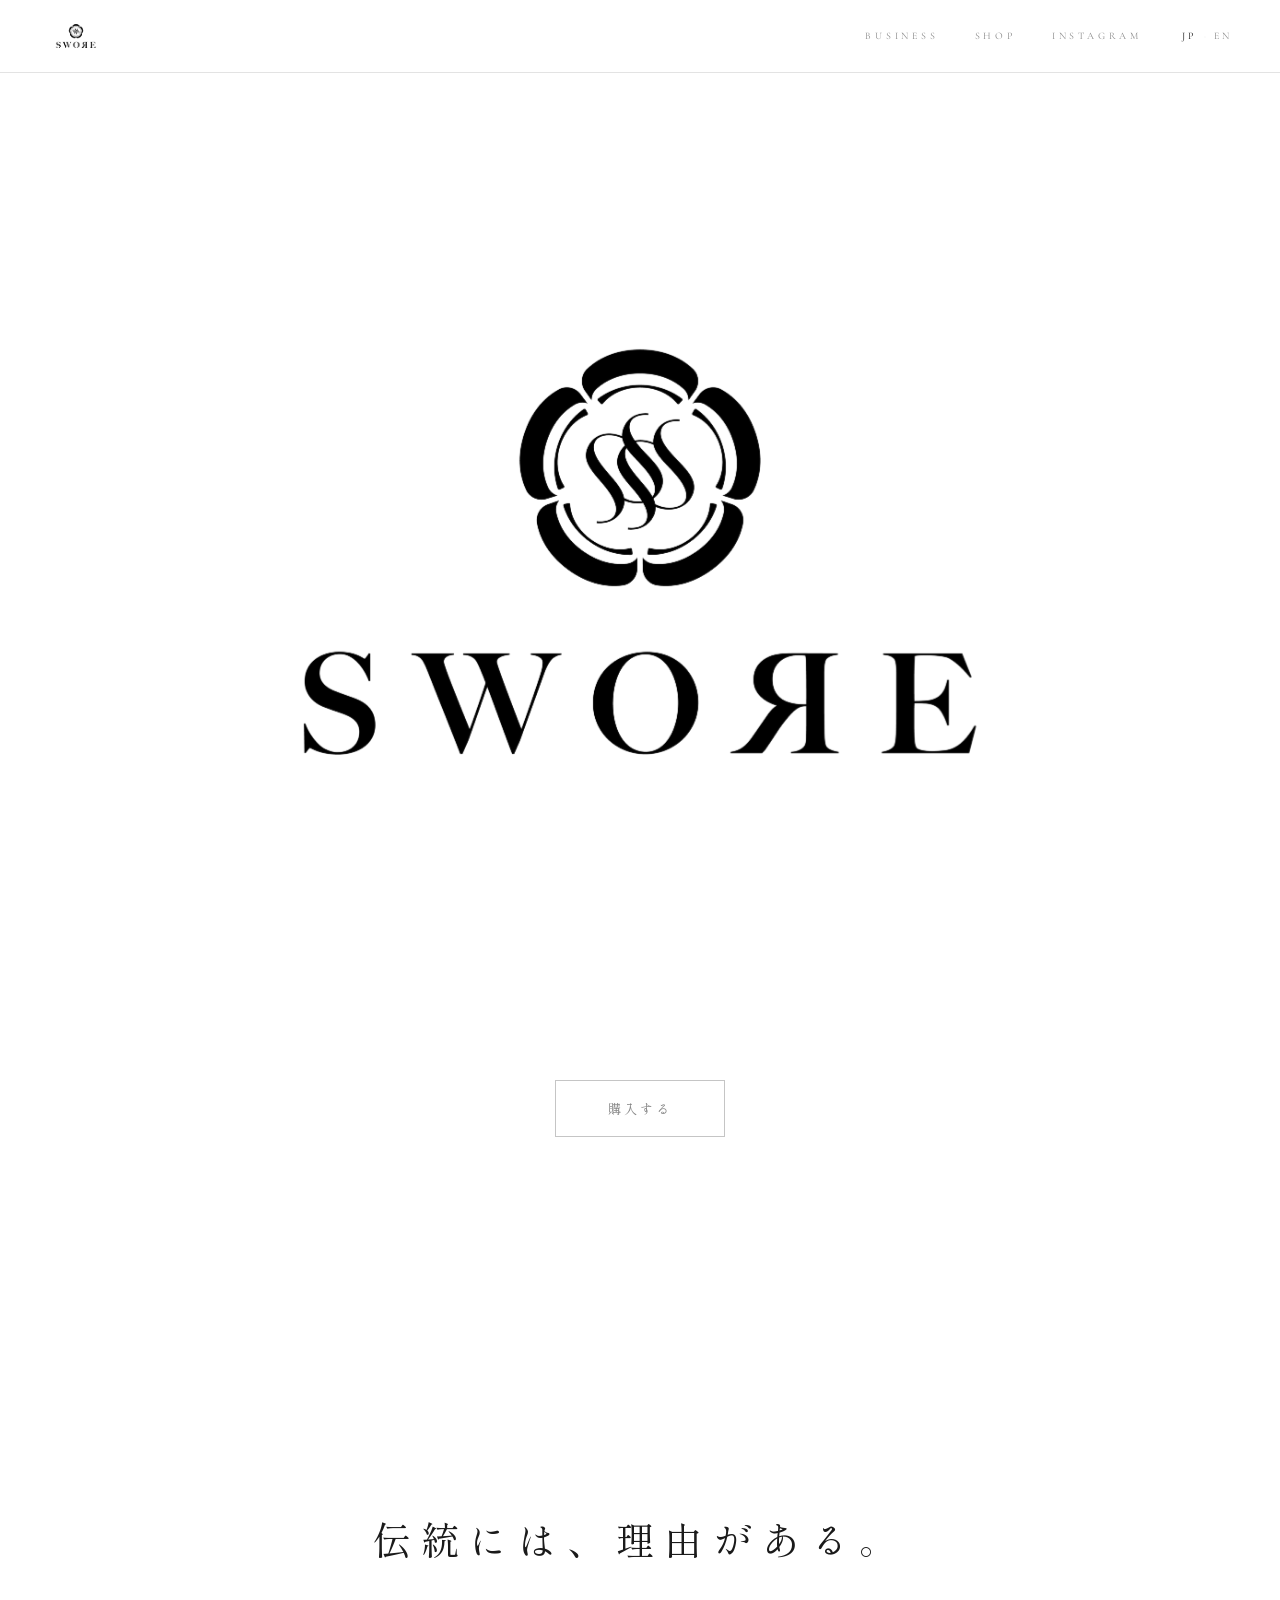
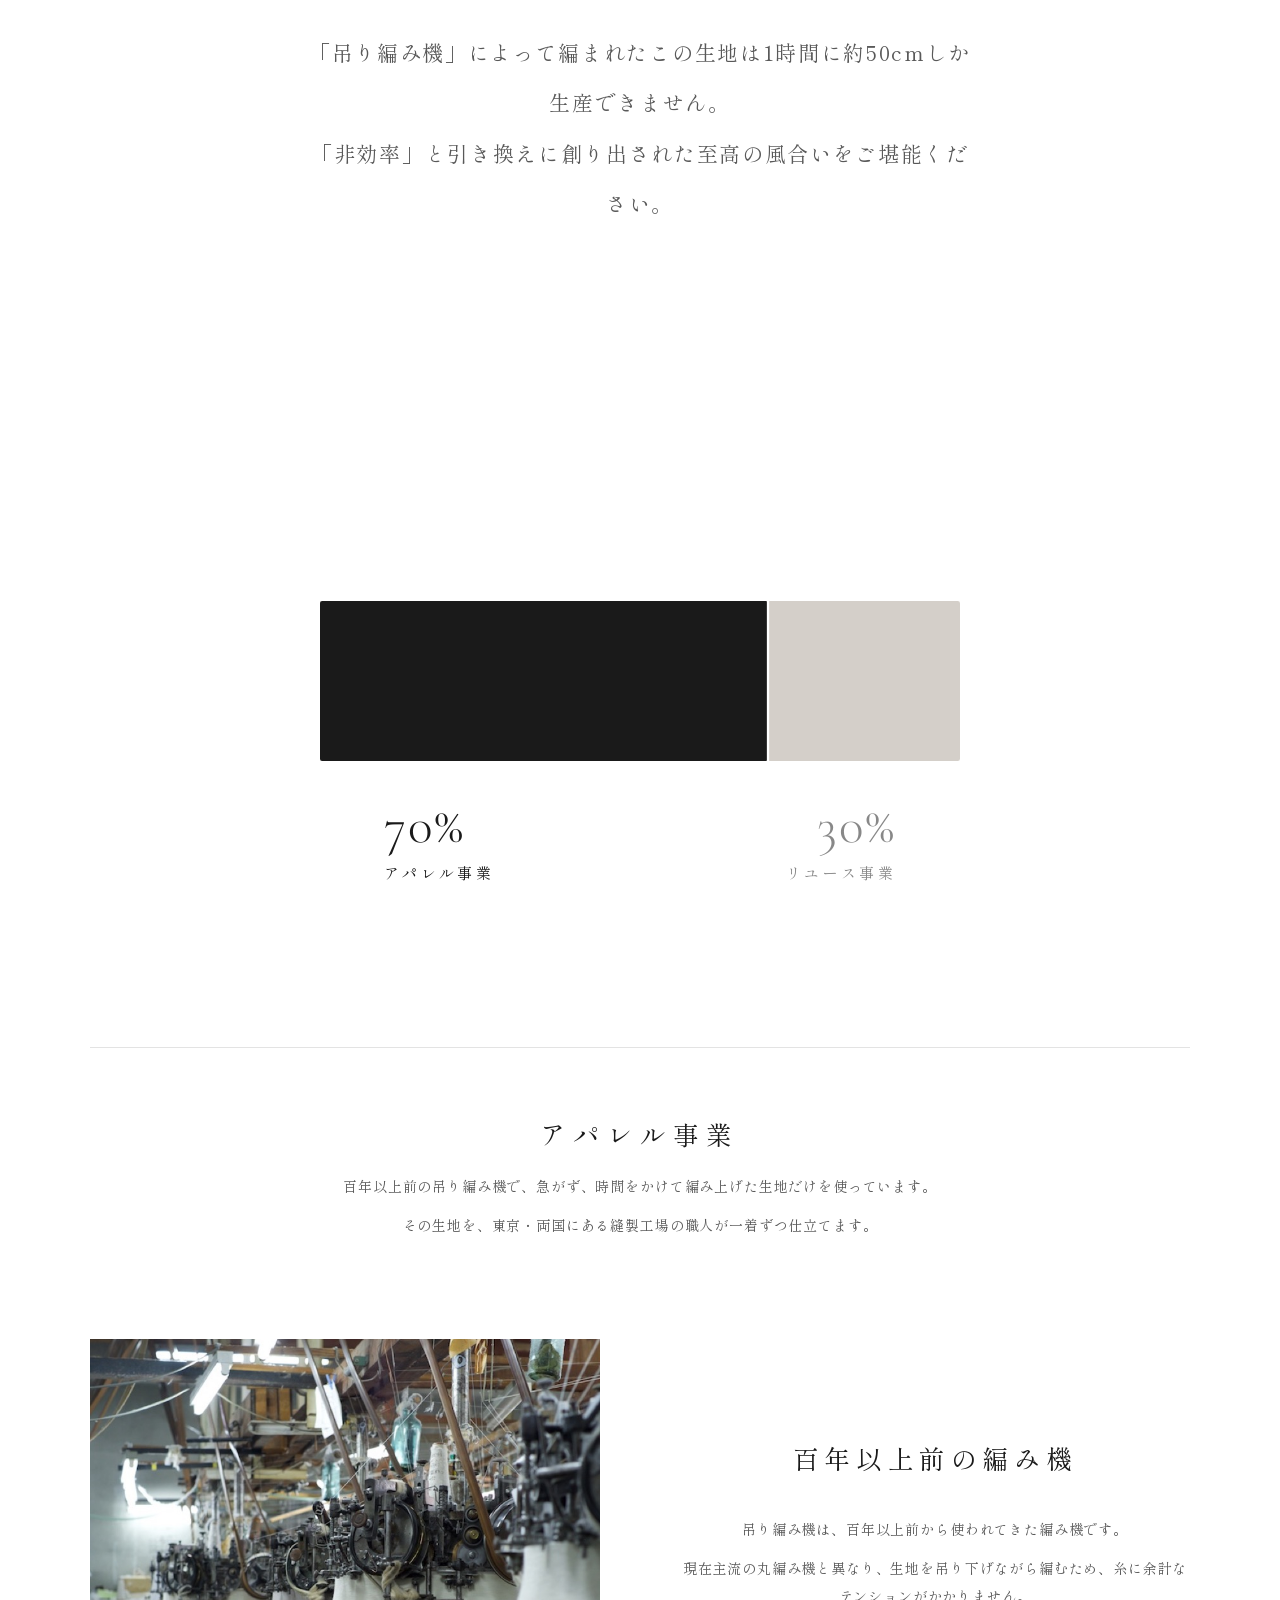
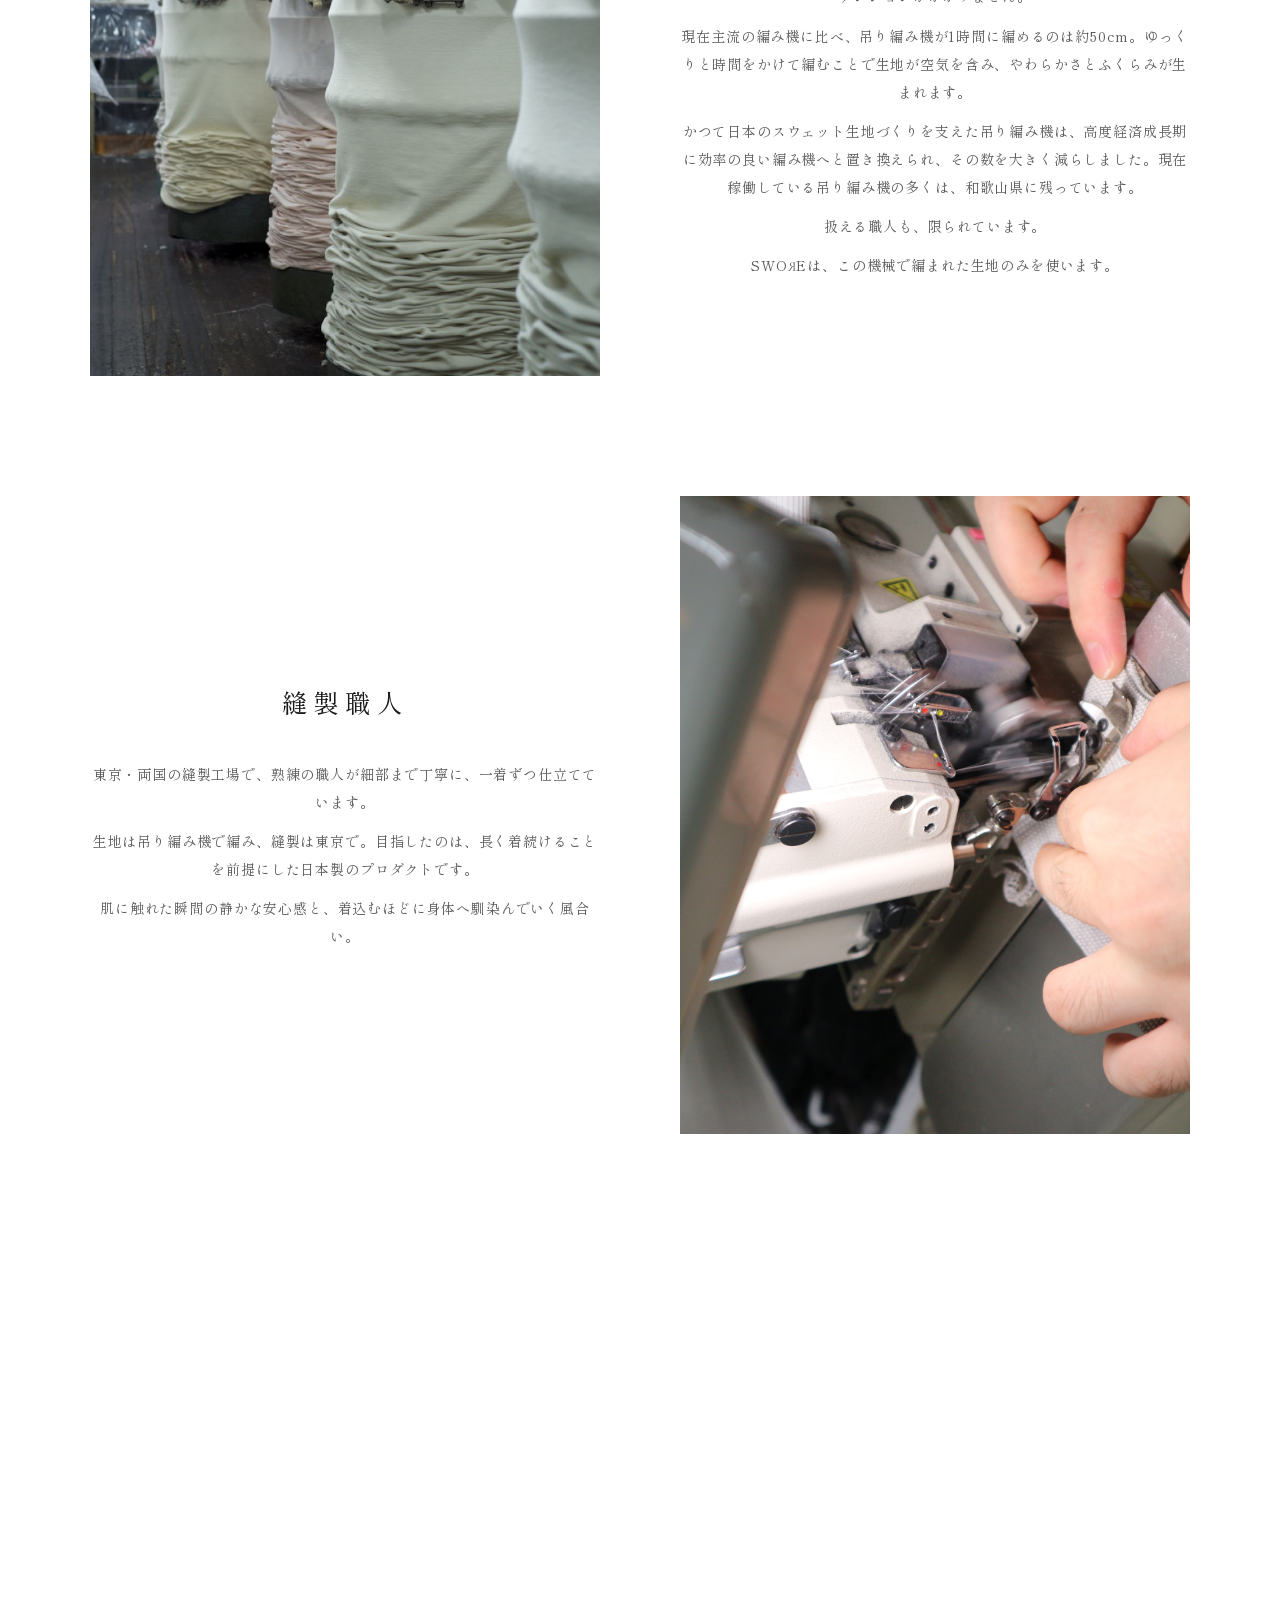
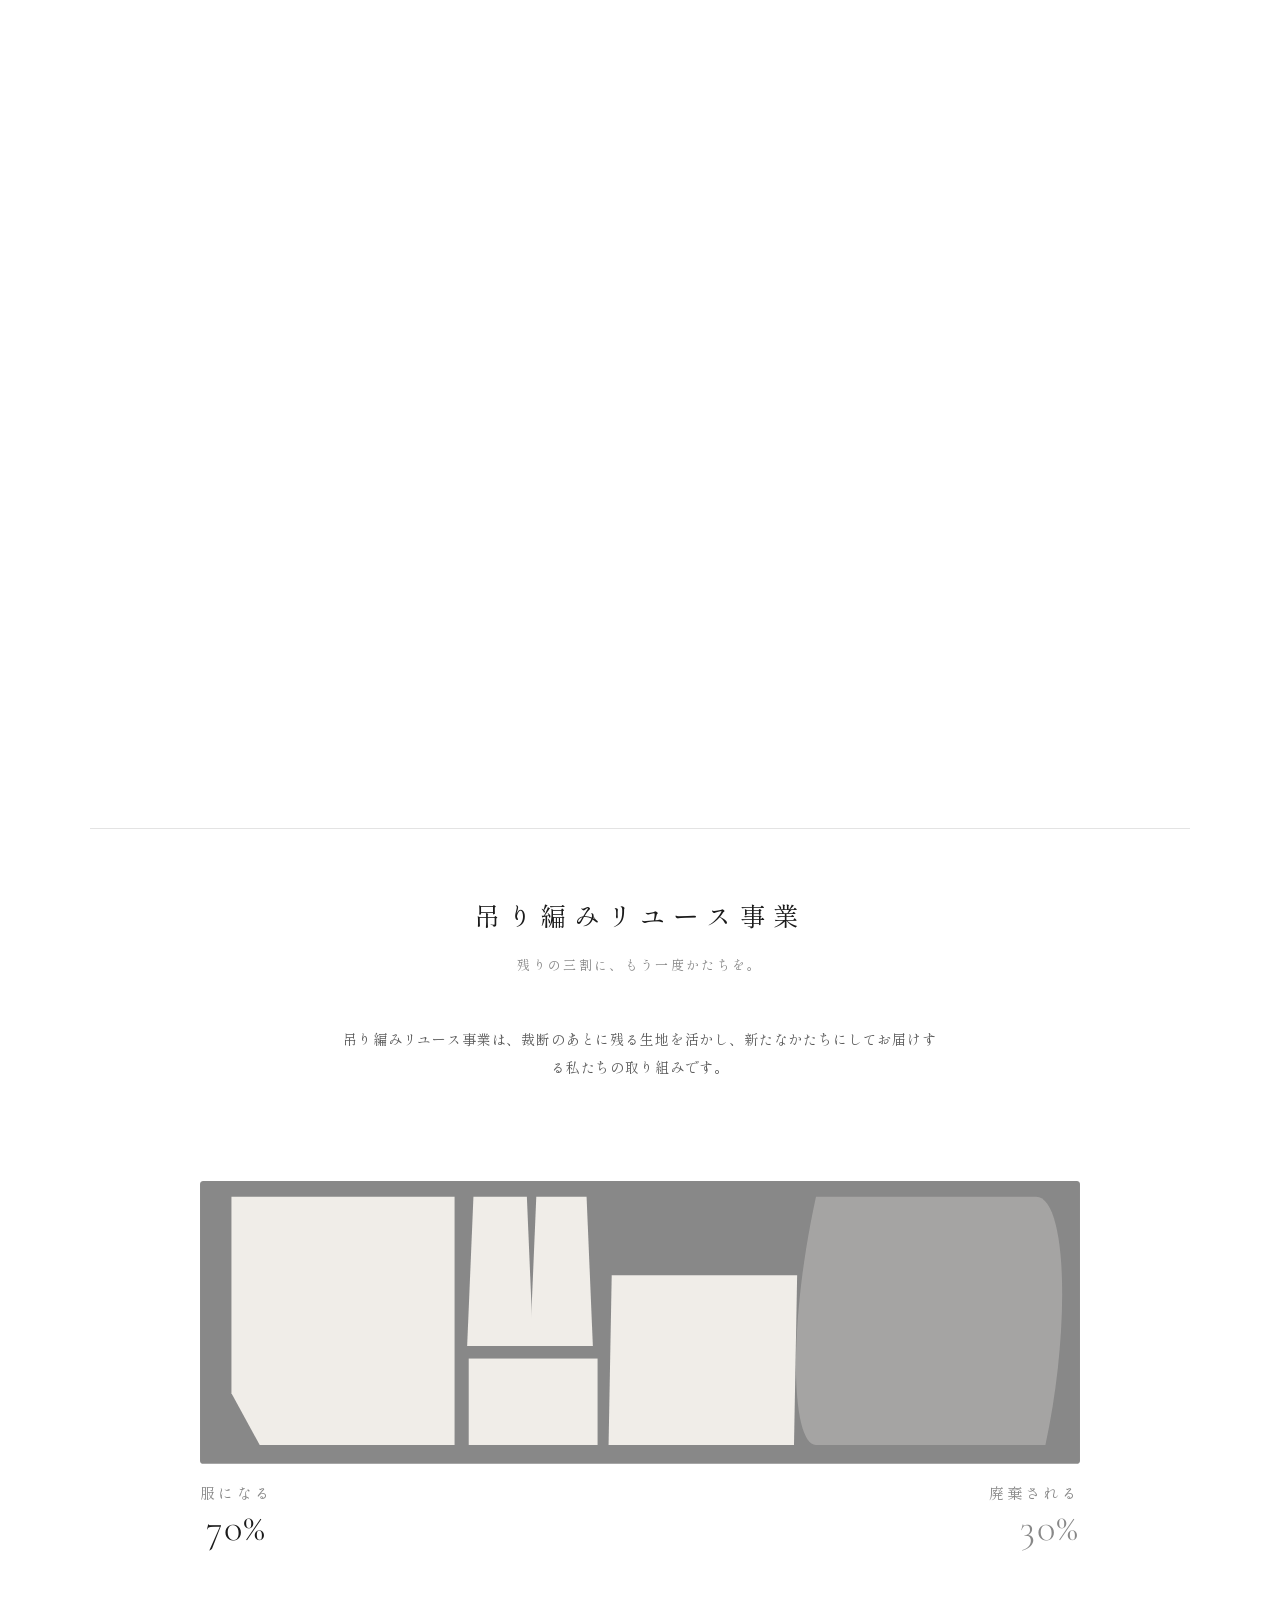
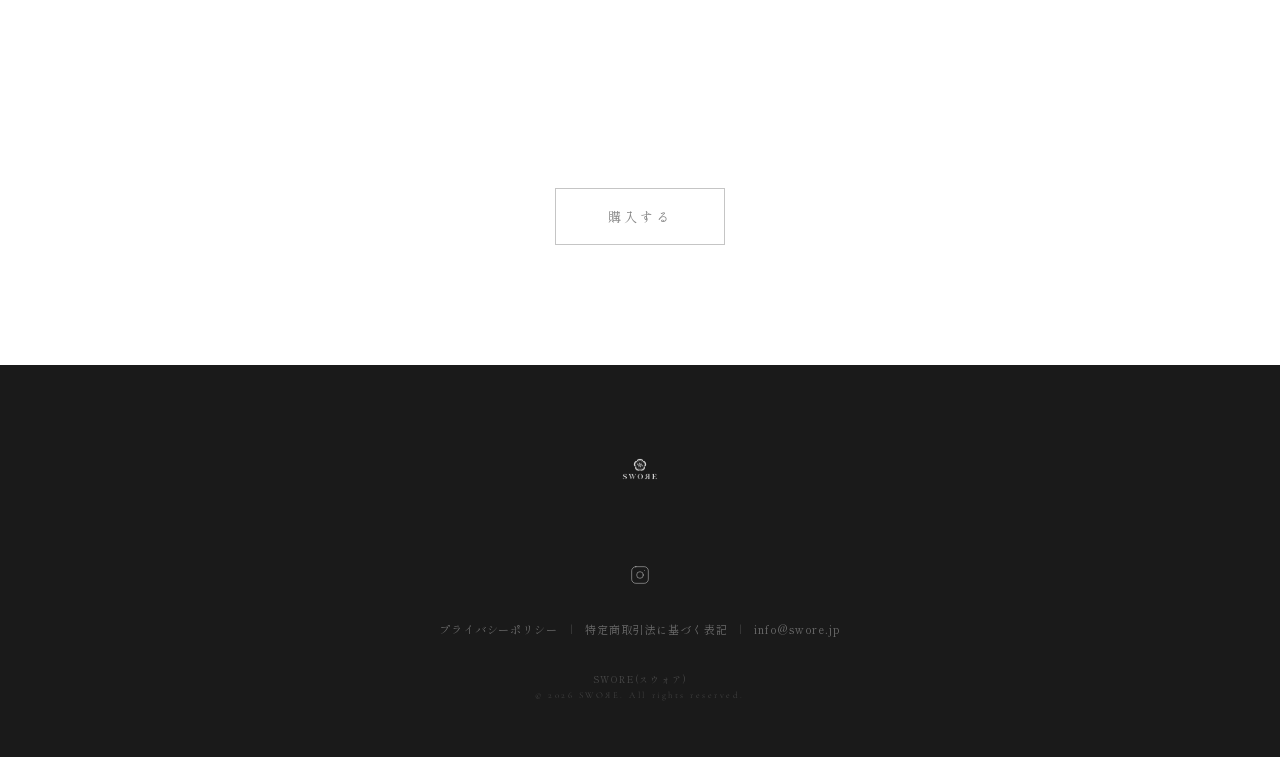
<file: index.html>
<!DOCTYPE html>
<html lang="ja">
<head>
  <meta charset="UTF-8">
  <meta name="viewport" content="width=device-width, initial-scale=1.0">
  <title>SWOЯE(SWORE)— 百年以上前の吊り編み機で編む日本製スウェット</title>
  <meta name="description" content="百年以上前の吊り編み機で、1時間に約50cmだけ編まれる生地を使った日本製スウェット。東京・両国の職人が一着ずつ仕立てています。">

  <!-- Open Graph / OGP -->
  <meta property="og:type" content="website">
  <meta property="og:url" content="https://swore.jp/">
  <meta property="og:title" content="SWOЯE(SWORE)— 百年以上前の吊り編み機で編む日本製スウェット">
  <meta property="og:description" content="百年以上前の吊り編み機で、1時間に約50cmだけ編まれる生地を使った日本製スウェット。東京・両国の職人が一着ずつ仕立てています。">
  <meta property="og:image" content="https://swore.jp/assets/images/og-image.jpg">
  <meta property="og:locale" content="ja_JP">
  <meta property="og:locale:alternate" content="en_US">
  <meta name="twitter:card" content="summary_large_image">
  <meta name="twitter:title" content="SWOЯE(SWORE)— 百年以上前の吊り編み機で編む日本製スウェット">
  <meta name="twitter:description" content="百年以上前の吊り編み機で、1時間に約50cmだけ編まれる生地を使った日本製スウェット。">

  <!-- Fonts -->
  <link rel="preconnect" href="https://fonts.googleapis.com">
  <link rel="preconnect" href="https://fonts.gstatic.com" crossorigin>
  <link href="https://fonts.googleapis.com/css2?family=Cormorant+Garamond:ital,wght@0,300;0,400;1,300&family=Shippori+Mincho:wght@400&display=swap" rel="stylesheet">

  <link rel="icon" type="image/png" sizes="32x32" href="favicon.png">
  <link rel="icon" type="image/png" href="assets/images/favicon.png">
  <link rel="apple-touch-icon" href="assets/images/apple-touch-icon.png">
  <link rel="stylesheet" href="assets/css/style.css?v=27">
</head>
<body>

<!-- ==================== HEADER ==================== -->
<header id="site-header">
  <div class="header-inner">
    <a class="header-logo" href="#top" aria-label="SWOЯE — ページトップへ">
      <img src="assets/images/logo-hero.png" alt="SWOЯE(SWORE)" width="52" height="52">
    </a>
    <nav class="header-nav" id="header-nav" aria-label="メインナビゲーション">
      <a href="#apparel" data-en="BUSINESS">BUSINESS</a>
      <a href="https://sworeofficial.com" target="_blank" rel="noopener noreferrer" data-en="SHOP">SHOP</a>
      <a href="https://www.instagram.com/swore_official" target="_blank" rel="noopener noreferrer" data-en="INSTAGRAM">INSTAGRAM</a>
    </nav>
    <div class="header-right">
      <button class="lang-toggle" id="lang-toggle" type="button" aria-label="言語切替 / Switch Language">
        <span class="lang-opt active" id="opt-ja">JP</span>
        <span class="lang-sep">·</span>
        <span class="lang-opt" id="opt-en">EN</span>
      </button>
      <button class="nav-burger" id="nav-burger" type="button" aria-label="メニューを開く" aria-expanded="false">
        <span></span>
        <span></span>
      </button>
    </div>
  </div>
</header>

<!-- ==================== HERO ==================== -->
<section class="s-hero" id="top">
  <div id="hero-video-bg" aria-hidden="true">
    <video class="bg-video" src="assets/videos/v1.mp4" muted playsinline preload="auto"></video>
    <video class="bg-video" src="assets/videos/v2.mp4" muted playsinline preload="auto"></video>
    <video class="bg-video" src="assets/videos/v3.mp4" muted playsinline preload="auto"></video>
    <video class="bg-video" src="assets/videos/v4.mp4" muted playsinline preload="auto"></video>
    <video class="bg-video" src="assets/videos/v5.mp4" muted playsinline preload="auto"></video>
    <video class="bg-video" src="assets/videos/v6.mp4" muted playsinline preload="auto"></video>
  </div>
  <div class="hero-inner">
    <img class="hero-logo" src="assets/images/logo-hero.png" alt="SWOЯE(SWORE)" width="240" height="240">
    <a class="purchase-btn fade-in"
       href="https://sworeofficial.com"
       target="_blank"
       rel="noopener noreferrer"
       data-en="Purchase">購入する</a>
  </div>
</section>


<!-- ==================== OVERVIEW: INTRO ==================== -->
<div class="overview-intro-section" id="overview">
  <div class="overview-intro fade-in">
    <h2 class="overview-intro-heading" data-en="Tradition has its reasons.">伝統には、理由がある。</h2>
    <p class="overview-intro-body" data-en="Fabric woven on a loopwheel machine produces approximately 50 cm per hour.&lt;br&gt;Please savour the supreme texture born in exchange for inefficiency.">「吊り編み機」によって編まれたこの生地は1時間に約50cmしか生産できません。<br>「非効率」と引き換えに創り出された至高の風合いをご堪能ください。</p>
  </div>
</div>

<!-- ==================== OVERVIEW: BAR ==================== -->
<div class="overview-wrap">
  <div class="biz-tan-wrap fade-in">
    <svg class="biz-tan-svg" viewBox="0 0 560 140" xmlns="http://www.w3.org/2000/svg" aria-hidden="true" focusable="false">
      <rect x="0" y="0" width="560" height="140" fill="#D4CFC9" rx="2"/>
      <rect class="biz-tan-70" x="0" y="0" width="392" height="140" fill="#1A1A1A" rx="2"/>
      <line class="biz-tan-divider" x1="392" y1="0" x2="392" y2="140" stroke="#FFFFFF" stroke-width="2"/>
    </svg>
    <div class="biz-tan-labels">
      <div class="biz-tan-lbl-70">
        <span class="biz-tan-pct">70%</span>
        <span class="biz-tan-name" data-en="Apparel">アパレル事業</span>
      </div>
      <div class="biz-tan-lbl-30">
        <span class="biz-tan-pct biz-tan-pct--faint">30%</span>
        <span class="biz-tan-name biz-tan-name--faint" data-en="Loopwheel Reuse">リユース事業</span>
      </div>
    </div>
  </div>
</div>

<!-- ==================== APPAREL ==================== -->
<section id="apparel">
  <div class="biz-section-divider"></div>
  <h2 class="biz-section-heading fade-in" data-en="Apparel">アパレル事業</h2>

  <div class="biz-section-lead fade-in">
    <div class="phil-body">
      <p data-en="We use only fabric knit slowly, without haste, on looms over a century old.">百年以上前の吊り編み機で、急がず、時間をかけて編み上げた生地だけを使っています。</p>
      <p data-en="Each piece is then sewn, one at a time, by craftspeople at a factory in Ryogoku, Tokyo.">その生地を、東京・両国にある縫製工場の職人が一着ずつ仕立てます。</p>
    </div>
  </div>

  <!-- 吊り編み機 -->
  <div class="phil-block" id="tsuriami">
    <div class="phil-img-wrap fade-in">
      <img src="assets/images/tsuriami.jpg" alt="吊り編み機" width="720" height="900" loading="lazy">
    </div>
    <div class="phil-text">
      <h3 class="phil-heading fade-in" data-en="The Hundred-Year-Old Loom">百年以上前の編み機</h3>
      <div class="phil-body fade-in">
        <p data-en="The tsuriami (loopwheel) knitting machine has been in use for over a hundred years.">吊り編み機は、百年以上前から使われてきた編み機です。</p>
        <p data-en="Unlike modern circular knitting machines, the fabric hangs freely as it is knitted, placing almost no tension on the yarn.">現在主流の丸編み機と異なり、生地を吊り下げながら編むため、糸に余計なテンションがかかりません。</p>
        <p data-en="Compared to modern knitting machines, the loopwheel loom produces only approximately 50 cm per hour. Knitting slowly, with time, the fabric holds air — bringing its softness and fullness to life.">現在主流の編み機に比べ、吊り編み機が1時間に編めるのは約50cm。ゆっくりと時間をかけて編むことで生地が空気を含み、やわらかさとふくらみが生まれます。</p>
        <p data-en="The loopwheel loom once underpinned Japanese sweatshirt fabric production, before being replaced by more efficient machines during Japan&#39;s high-growth era. Most of the loopwheel looms still in operation today remain in Wakayama Prefecture.">かつて日本のスウェット生地づくりを支えた吊り編み機は、高度経済成長期に効率の良い編み機へと置き換えられ、その数を大きく減らしました。現在稼働している吊り編み機の多くは、和歌山県に残っています。</p>
        <p data-en="Fewer still are the craftspeople who know how to run them.">扱える職人も、限られています。</p>
        <p data-en="Every piece of SWOЯE is made from fabric knitted on one of these looms.">SWOЯEは、この機械で編まれた生地のみを使います。</p>
      </div>
    </div>
  </div>

  <!-- 縫製工場 -->
  <div class="phil-block phil-block--rev" id="factory">
    <div class="phil-img-wrap fade-in">
      <img src="assets/images/factory3.jpg" alt="縫製工場" width="720" height="900" loading="lazy">
    </div>
    <div class="phil-text">
      <h3 class="phil-heading fade-in" data-en="Sewing Artisans">縫製職人</h3>
      <div class="phil-body fade-in">
        <p data-en="At a sewing factory in Ryogoku, Tokyo, skilled craftspeople finish each garment by hand, with care for every detail.">東京・両国の縫製工場で、熟練の職人が細部まで丁寧に、一着ずつ仕立てています。</p>
        <p data-en="Fabric knitted on the loopwheel, sewn in Tokyo. The goal: a Japanese-made product built to be worn for years to come.">生地は吊り編み機で編み、縫製は東京で。目指したのは、長く着続けることを前提にした日本製のプロダクトです。</p>
        <p data-en="A quiet sense of reassurance the moment it touches your skin. A texture that gradually conforms to your body the more you wear it.">肌に触れた瞬間の静かな安心感と、着込むほどに身体へ馴染んでいく風合い。</p>
      </div>
    </div>
  </div>

  <!-- SWOЯEについて -->
  <div class="phil-block" id="about">
    <div class="phil-img-wrap fade-in">
      <img src="assets/images/about.jpg" alt="SWOЯE(SWORE)" width="720" height="900" loading="lazy">
    </div>
    <div class="phil-text">
      <h3 class="phil-heading fade-in" data-en="An Unfinished Story">未完の物語</h3>
      <div class="phil-body fade-in">
        <p data-en="When speed is all that&#39;s demanded — when you push yourself to show results before you&#39;re ready — the surface may appear polished, but inside there remains a taut tension, a fragility. Only what is built patiently, without skipping foundations, bearing its own weight through time, will quietly become something that no one can take from you.">速度ばかりを求められ、早く結果を出そうと自らを無理に引き伸ばせば、表層は整っても、その内側には張り詰めた緊張と脆さが残ってしまう。急がず、土台を飛び越えず、自らの重みを受け止めながら時間をかけて積み重ねたものだけが、やがて誰にも奪われない静かな強さへと変わっていくのだと思います。</p>
        <p data-en="Not the warmth that lies beyond efficiency and speed. The richness that lives within inefficiency. Not a garment made to be consumed — but one that stays close to the deepest part of you, for a long time. For that one piece, SWOЯE continues to make things with this honest, unhurried pace.">効率や早さの先にはない、本質的な温もりを。非効率の中にある豊かさを。消費されるための服ではなく、あなたの奥底に永く寄り添い続ける一着のために、SWOЯEはこの誠実な歩みとともにものづくりを続けています。</p>
      </div>
    </div>
  </div>

  <div class="phil-cta fade-in">
    <a class="purchase-btn" href="https://sworeofficial.com" target="_blank" rel="noopener noreferrer" data-en="Purchase">購入する</a>
  </div>
</section>

<!-- ==================== REUSE ==================== -->
<section id="reuse">
  <div class="biz-section-divider"></div>
  <h2 class="biz-section-heading fade-in" data-en="Loopwheel Reuse">吊り編みリユース事業</h2>
  <p class="biz-section-subtitle fade-in" data-en="A second form for the other thirty percent.">残りの三割に、もう一度かたちを。</p>
  <div class="biz-section-lead fade-in">
    <div class="phil-body">
      <p data-en="Loopwheel Reuse is our work of giving the fabric left after cutting a new form, and bringing it to you.">吊り編みリユース事業は、裁断のあとに残る生地を活かし、新たなかたちにしてお届けする私たちの取り組みです。</p>
    </div>
  </div>



  <!-- 生地SVG（リード文と残りの三割テキストの間） -->
  <div class="leftover-visual fade-in" style="max-width:880px;margin:80px auto 0">
    <svg class="leftover-svg" viewBox="0 0 560 180" xmlns="http://www.w3.org/2000/svg" aria-hidden="true">
      <rect x="0" y="0" width="560" height="180" fill="#888888" rx="2"/>
      <polygon class="lo-garment" style="--lo-delay:0.2s" points="20,10 162,10 162,168 38,168 20,135" fill="#F0EDE8"/>
      <polygon class="lo-garment" style="--lo-delay:0.5s" points="174,10 208,10 212,105 170,105" fill="#F0EDE8"/>
      <polygon class="lo-garment" style="--lo-delay:0.65s" points="214,10 246,10 250,105 210,105" fill="#F0EDE8"/>
      <rect class="lo-garment" style="--lo-delay:0.8s" x="171" y="113" width="82" height="55" fill="#F0EDE8"/>
      <polygon class="lo-garment" style="--lo-delay:0.95s" points="262,60 380,60 378,168 260,168" fill="#F0EDE8"/>
      <path class="lo-waste" d="M392,10 L532,10 C552,10 554,94 538,168 L392,168 C376,168 374,92 392,10 Z" fill="#F0EDE8"/>
    </svg>
    <div class="leftover-labels">
      <span class="leftover-lbl-70">
        <small class="leftover-lbl-text" data-en="Becomes clothing">服になる</small>
        <span class="leftover-pct">70%</span>
      </span>
      <span class="leftover-lbl-30">
        <small class="leftover-lbl-text" data-en="Discarded">廃棄される</small>
        <span class="leftover-pct leftover-pct--faint">30%</span>
      </span>
    </div>
  </div>

</section>

<!-- ==================== PAGE CTA ==================== -->
<!-- TODO: リユース製品情報が確定したら、ここに「残りの三割から生まれたもの」小見出しと製品紹介ブロックを追加し、
     ボタンをリユース製品購入先URLに変更してラベルを「リユース製品を見る」に更新してください。 -->
<div class="page-cta fade-in">
  <a class="purchase-btn" href="https://sworeofficial.com" target="_blank" rel="noopener noreferrer" data-en="Purchase">購入する</a>
</div>

<!-- ==================== FOOTER ==================== -->
<footer id="site-footer">
  <div class="footer-inner">
    <a href="#top" class="footer-logo-link" aria-label="SWOЯE — トップへ">
      <img src="assets/images/logo-hero.png" alt="SWOЯE(SWORE)" width="56" height="56" loading="lazy">
    </a>
    <nav class="footer-nav" aria-label="フッターナビゲーション">
    </nav>
    <div class="footer-social">
      <a href="https://www.instagram.com/swore_official" target="_blank" rel="noopener noreferrer" aria-label="Instagram">
        <svg class="icon-instagram" xmlns="http://www.w3.org/2000/svg" viewBox="0 0 24 24" fill="none" stroke="currentColor" stroke-width="1.2" stroke-linecap="round" stroke-linejoin="round" width="20" height="20" aria-hidden="true">
          <rect x="2" y="2" width="20" height="20" rx="5" ry="5"/>
          <circle cx="12" cy="12" r="4"/>
          <circle cx="17.5" cy="6.5" r="0.6" fill="currentColor" stroke="none"/>
        </svg>
      </a>
    </div>
    <div class="footer-legal">
      <a href="privacy.html" data-en="Privacy Policy">プライバシーポリシー</a>
      <span class="footer-sep">|</span>
      <a href="tokushoho.html" data-en="Specified Commercial Transactions Act">特定商取引法に基づく表記</a>
      <span class="footer-sep">|</span>
      <a href="mailto:info@swore.jp">info@swore.jp</a>
    </div>
    <p class="footer-copy"><small class="footer-reading">SWORE(スウォア)</small>© 2026 SWO&#1071;E. All rights reserved.</p>
  </div>
</footer>

<script src="assets/js/main.js"></script>
</body>
</html>
</file>
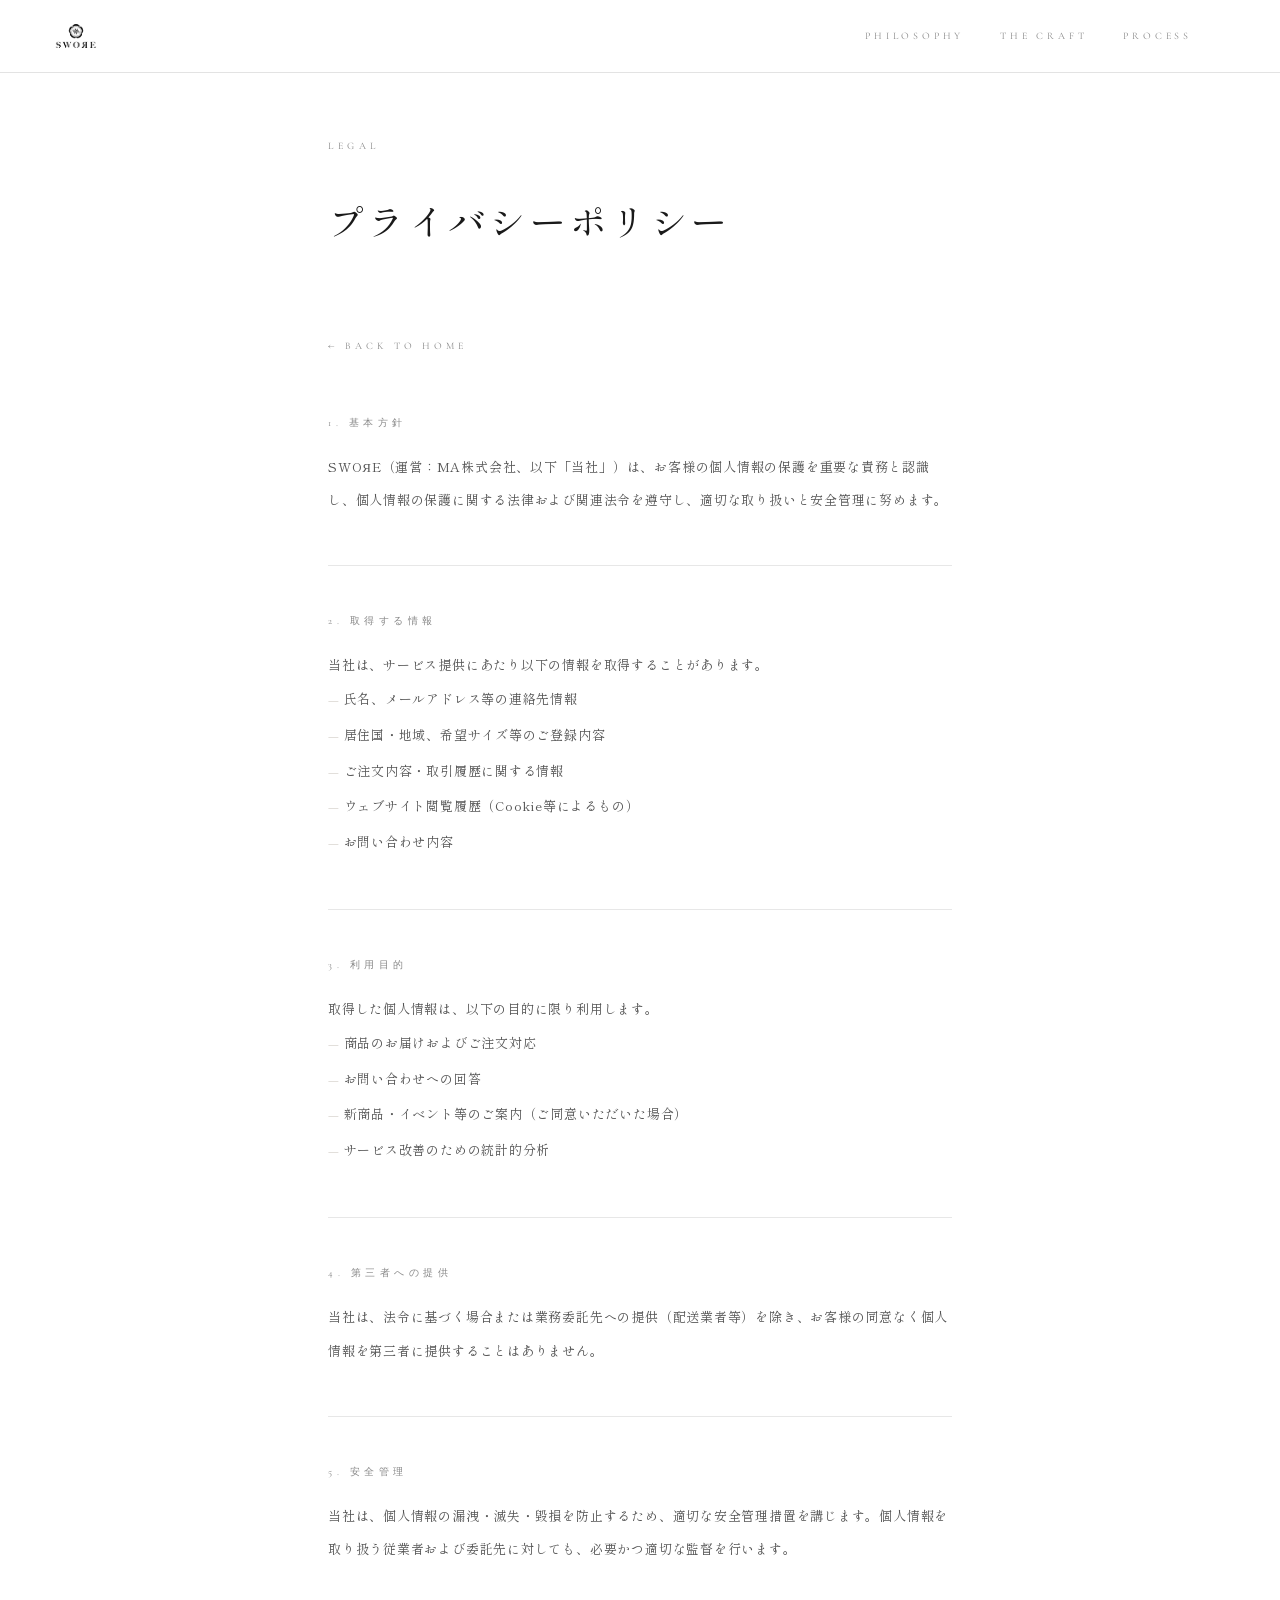
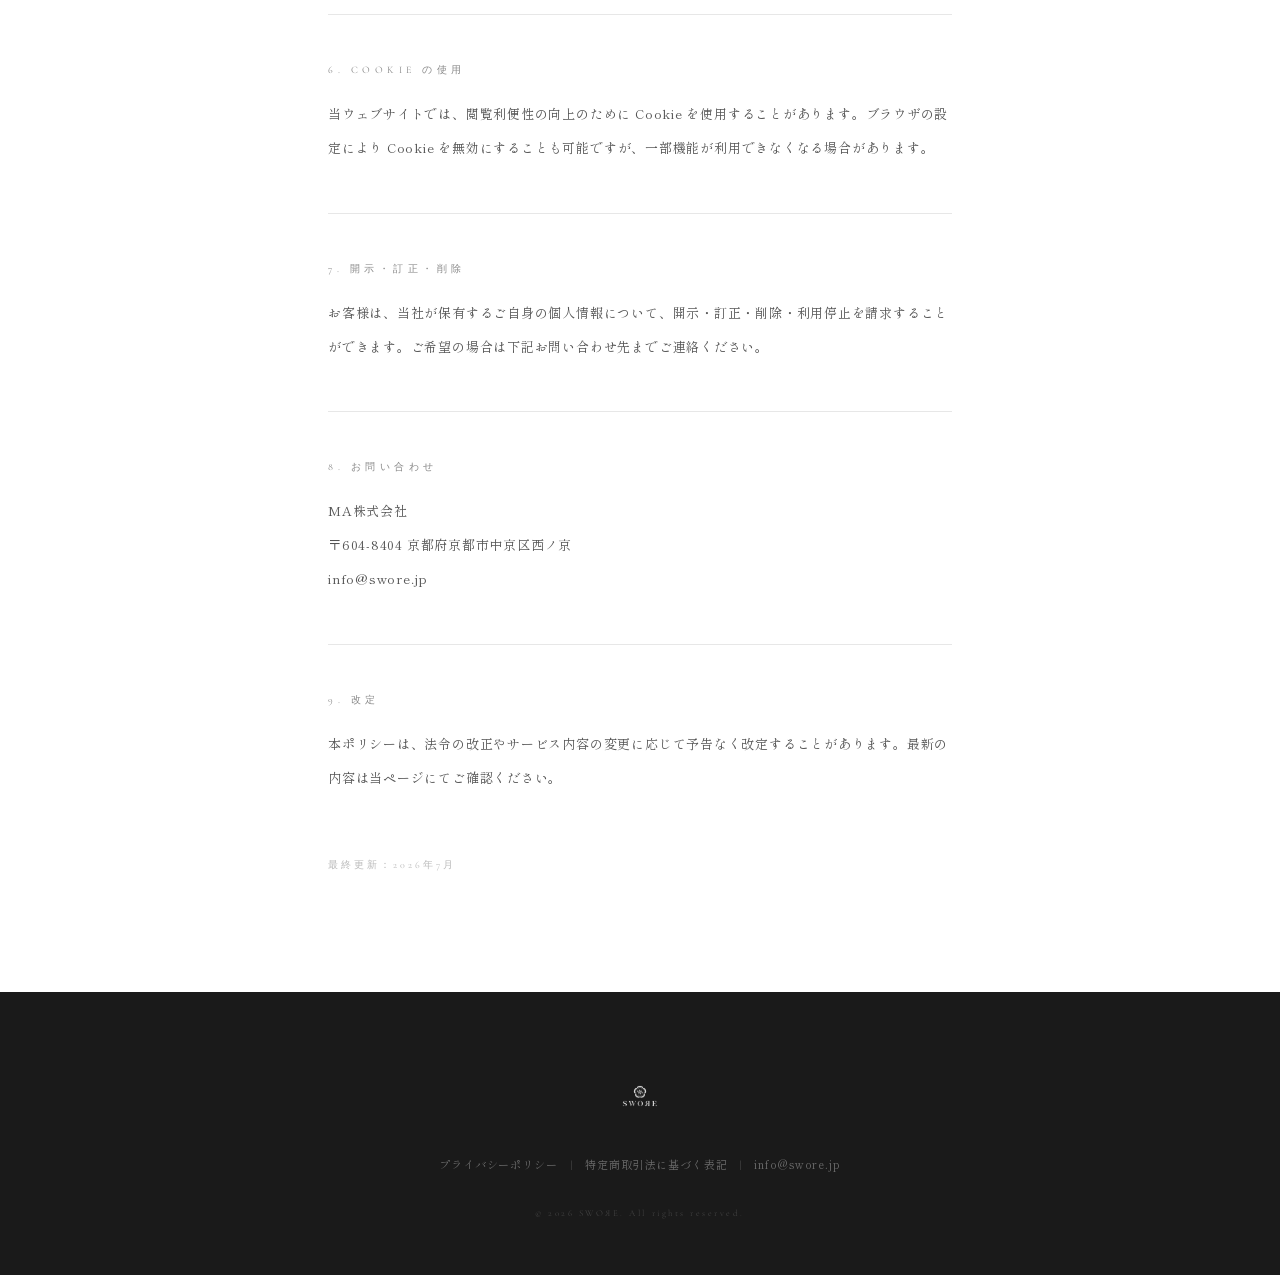
<file: privacy.html>
<!DOCTYPE html>
<html lang="ja">
<head>
  <meta charset="UTF-8">
  <meta name="viewport" content="width=device-width, initial-scale=1.0">
  <title>プライバシーポリシー — SWOЯE</title>
  <meta name="description" content="SWOЯE プライバシーポリシー">

  <link rel="preconnect" href="https://fonts.googleapis.com">
  <link rel="preconnect" href="https://fonts.gstatic.com" crossorigin>
  <link href="https://fonts.googleapis.com/css2?family=Cormorant+Garamond:wght@300;400&family=Shippori+Mincho:wght@400&display=swap" rel="stylesheet">

  <link rel="stylesheet" href="assets/css/style.css">
  <style>
    .sub-wrap {
      max-width: 720px;
      margin: 0 auto;
      padding: 140px 48px 120px;
    }
    .sub-eyebrow {
      font-family: 'Cormorant Garamond', serif;
      font-size: 10px;
      letter-spacing: .45em;
      text-transform: uppercase;
      color: #888;
      display: block;
      margin-bottom: 40px;
    }
    .sub-title {
      font-family: 'Shippori Mincho', '游明朝', serif;
      font-size: clamp(22px, 3vw, 36px);
      font-weight: 400;
      letter-spacing: .12em;
      line-height: 1.6;
      color: #1A1A1A;
      margin-bottom: 80px;
    }
    .sub-back {
      display: inline-flex;
      align-items: center;
      gap: 8px;
      font-family: 'Cormorant Garamond', serif;
      font-size: 10px;
      letter-spacing: .4em;
      text-transform: uppercase;
      color: #888;
      margin-bottom: 64px;
      transition: color .3s;
    }
    .sub-back:hover { color: #1A1A1A; opacity: 1; }
    .sub-rule {
      width: 100%;
      height: 1px;
      background: rgba(26,26,26,.1);
      border: none;
      margin: 48px 0;
    }
    .sub-section { margin-bottom: 48px; }
    .sub-section h2 {
      font-family: 'Cormorant Garamond', serif;
      font-size: 10px;
      font-weight: 400;
      letter-spacing: .45em;
      text-transform: uppercase;
      color: #888;
      margin-bottom: 20px;
    }
    .sub-section p,
    .sub-section li {
      font-family: 'Shippori Mincho', '游明朝', serif;
      font-size: 13px;
      font-weight: 400;
      line-height: 2.6;
      color: rgba(26,26,26,.75);
      letter-spacing: .06em;
    }
    .sub-section ul {
      list-style: none;
      padding: 0;
    }
    .sub-section ul li::before {
      content: "— ";
      color: #C8C2BA;
      font-family: 'Cormorant Garamond', serif;
    }
    .sub-updated {
      font-family: 'Cormorant Garamond', serif;
      font-size: 10px;
      letter-spacing: .3em;
      color: rgba(26,26,26,.3);
      margin-top: 64px;
      display: block;
    }
    @media (max-width: 768px) {
      .sub-wrap { padding: 100px 24px 80px; }
      .sub-section p, .sub-section li { font-size: 12px; }
    }
  </style>
</head>
<body>

<header id="site-header">
  <div class="header-inner">
    <a class="header-logo" href="index.html" aria-label="SWOЯE — トップへ">
      <img src="assets/images/logo-hero.png" alt="SWOЯE" width="52" height="52">
    </a>
    <nav class="header-nav" id="header-nav">
      <a href="index.html#philosophy">PHILOSOPHY</a>
      <a href="index.html#craft">THE CRAFT</a>
      <a href="index.html#process">PROCESS</a>
    </nav>
    <div class="header-right">
      <button class="nav-burger" id="nav-burger" type="button" aria-label="メニューを開く" aria-expanded="false">
        <span></span>
        <span></span>
      </button>
    </div>
  </div>
</header>

<div class="sub-wrap">
  <span class="sub-eyebrow">Legal</span>
  <h1 class="sub-title">プライバシーポリシー</h1>
  <a class="sub-back" href="index.html">← Back to Home</a>

  <div class="sub-section">
    <h2>1. 基本方針</h2>
    <p>SWO&#1071;E（運営：MA株式会社、以下「当社」）は、お客様の個人情報の保護を重要な責務と認識し、個人情報の保護に関する法律および関連法令を遵守し、適切な取り扱いと安全管理に努めます。</p>
  </div>

  <hr class="sub-rule">

  <div class="sub-section">
    <h2>2. 取得する情報</h2>
    <p>当社は、サービス提供にあたり以下の情報を取得することがあります。</p>
    <ul>
      <li>氏名、メールアドレス等の連絡先情報</li>
      <li>居住国・地域、希望サイズ等のご登録内容</li>
      <li>ご注文内容・取引履歴に関する情報</li>
      <li>ウェブサイト閲覧履歴（Cookie等によるもの）</li>
      <li>お問い合わせ内容</li>
    </ul>
  </div>

  <hr class="sub-rule">

  <div class="sub-section">
    <h2>3. 利用目的</h2>
    <p>取得した個人情報は、以下の目的に限り利用します。</p>
    <ul>
      <li>商品のお届けおよびご注文対応</li>
      <li>お問い合わせへの回答</li>
      <li>新商品・イベント等のご案内（ご同意いただいた場合）</li>
      <li>サービス改善のための統計的分析</li>
    </ul>
  </div>

  <hr class="sub-rule">

  <div class="sub-section">
    <h2>4. 第三者への提供</h2>
    <p>当社は、法令に基づく場合または業務委託先への提供（配送業者等）を除き、お客様の同意なく個人情報を第三者に提供することはありません。</p>
  </div>

  <hr class="sub-rule">

  <div class="sub-section">
    <h2>5. 安全管理</h2>
    <p>当社は、個人情報の漏洩・滅失・毀損を防止するため、適切な安全管理措置を講じます。個人情報を取り扱う従業者および委託先に対しても、必要かつ適切な監督を行います。</p>
  </div>

  <hr class="sub-rule">

  <div class="sub-section">
    <h2>6. Cookie の使用</h2>
    <p>当ウェブサイトでは、閲覧利便性の向上のために Cookie を使用することがあります。ブラウザの設定により Cookie を無効にすることも可能ですが、一部機能が利用できなくなる場合があります。</p>
  </div>

  <hr class="sub-rule">

  <div class="sub-section">
    <h2>7. 開示・訂正・削除</h2>
    <p>お客様は、当社が保有するご自身の個人情報について、開示・訂正・削除・利用停止を請求することができます。ご希望の場合は下記お問い合わせ先までご連絡ください。</p>
  </div>

  <hr class="sub-rule">

  <div class="sub-section">
    <h2>8. お問い合わせ</h2>
    <p>
      MA株式会社<br>
      〒604-8404 京都府京都市中京区西ノ京<br>
      <a href="mailto:info@swore.jp">info@swore.jp</a>
    </p>
  </div>

  <hr class="sub-rule">

  <div class="sub-section">
    <h2>9. 改定</h2>
    <p>本ポリシーは、法令の改正やサービス内容の変更に応じて予告なく改定することがあります。最新の内容は当ページにてご確認ください。</p>
  </div>

  <span class="sub-updated">最終更新：2026年7月</span>
</div>

<footer id="site-footer">
  <div class="footer-inner">
    <a href="index.html" class="footer-logo-link" aria-label="SWOЯE — トップへ">
      <img src="assets/images/logo-hero.png" alt="SWOЯE" width="56" height="56" loading="lazy">
    </a>
    <div class="footer-legal">
      <a href="privacy.html">プライバシーポリシー</a>
      <span class="footer-sep">|</span>
      <a href="tokushoho.html">特定商取引法に基づく表記</a>
      <span class="footer-sep">|</span>
      <a href="mailto:info@swore.jp">info@swore.jp</a>
    </div>
    <p class="footer-copy">© 2026 SWO&#1071;E. All rights reserved.</p>
  </div>
</footer>

<script>
  const burger = document.getElementById('nav-burger');
  const nav    = document.getElementById('header-nav');
  if (burger && nav) {
    burger.addEventListener('click', () => {
      const open = nav.classList.toggle('open');
      burger.classList.toggle('open', open);
      burger.setAttribute('aria-expanded', String(open));
    });
  }
</script>
</body>
</html>
</file>
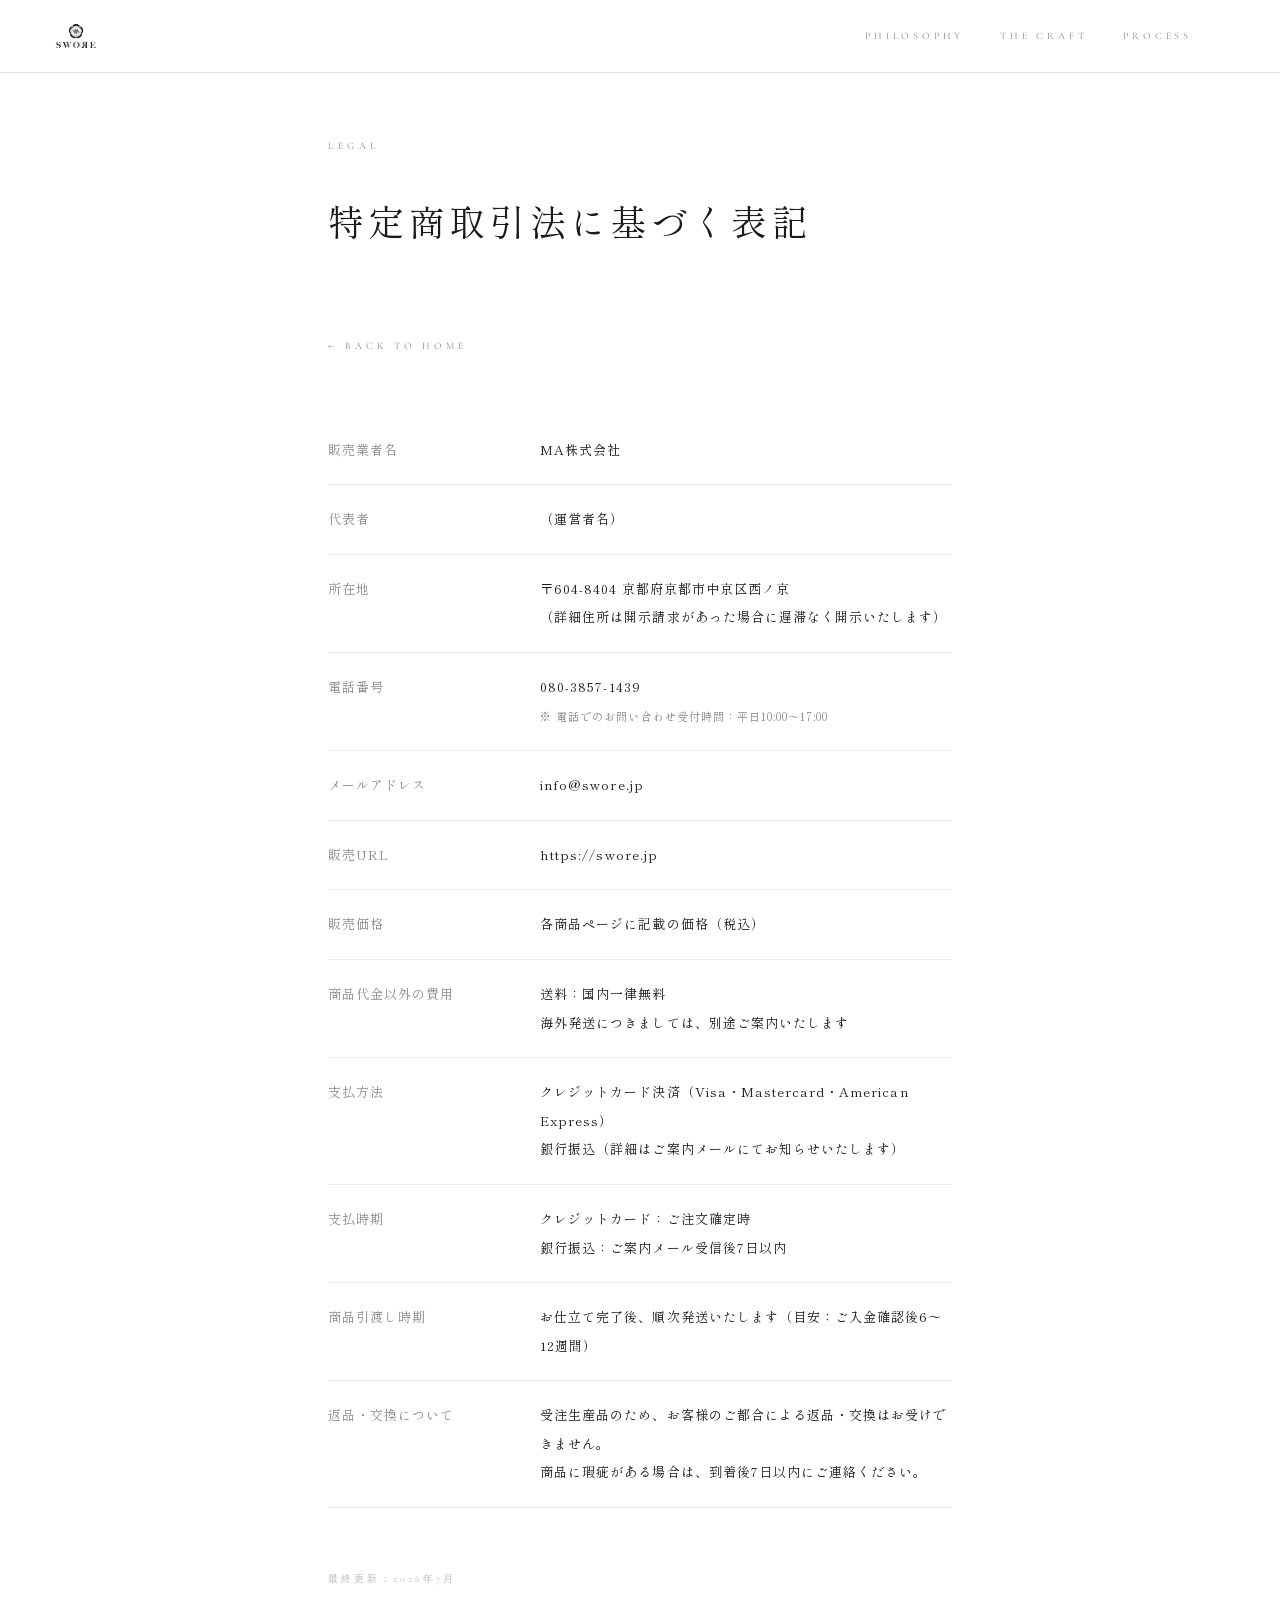
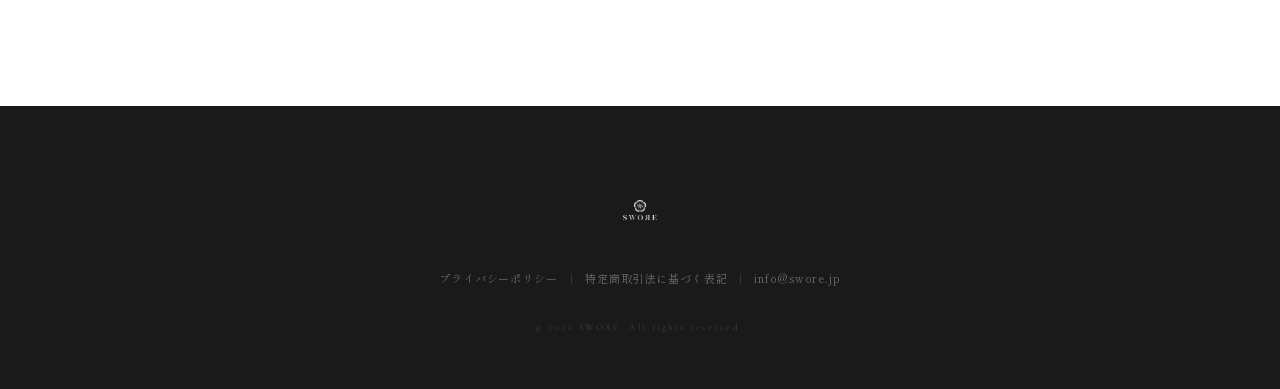
<file: tokushoho.html>
<!DOCTYPE html>
<html lang="ja">
<head>
  <meta charset="UTF-8">
  <meta name="viewport" content="width=device-width, initial-scale=1.0">
  <title>特定商取引法に基づく表記 — SWOЯE</title>
  <meta name="description" content="SWOЯE 特定商取引法に基づく表記">

  <link rel="preconnect" href="https://fonts.googleapis.com">
  <link rel="preconnect" href="https://fonts.gstatic.com" crossorigin>
  <link href="https://fonts.googleapis.com/css2?family=Cormorant+Garamond:wght@300;400&family=Shippori+Mincho:wght@400&display=swap" rel="stylesheet">

  <link rel="stylesheet" href="assets/css/style.css">
  <style>
    .sub-wrap {
      max-width: 720px;
      margin: 0 auto;
      padding: 140px 48px 120px;
    }
    .sub-eyebrow {
      font-family: 'Cormorant Garamond', serif;
      font-size: 10px;
      letter-spacing: .45em;
      text-transform: uppercase;
      color: #888;
      display: block;
      margin-bottom: 40px;
    }
    .sub-title {
      font-family: 'Shippori Mincho', '游明朝', serif;
      font-size: clamp(22px, 3vw, 36px);
      font-weight: 400;
      letter-spacing: .12em;
      line-height: 1.6;
      color: #1A1A1A;
      margin-bottom: 80px;
    }
    .sub-back {
      display: inline-flex;
      align-items: center;
      gap: 8px;
      font-family: 'Cormorant Garamond', serif;
      font-size: 10px;
      letter-spacing: .4em;
      text-transform: uppercase;
      color: #888;
      margin-bottom: 64px;
      transition: color .3s;
    }
    .sub-back:hover { color: #1A1A1A; opacity: 1; }
    .sub-rule {
      width: 100%;
      height: 1px;
      background: rgba(26,26,26,.1);
      border: none;
      margin: 48px 0;
    }
    .sub-table {
      width: 100%;
      border-collapse: collapse;
    }
    .sub-table th,
    .sub-table td {
      text-align: left;
      padding: 20px 0;
      border-bottom: 1px solid rgba(26,26,26,.08);
      font-family: 'Shippori Mincho', '游明朝', serif;
      font-size: 13px;
      font-weight: 400;
      letter-spacing: .08em;
      line-height: 2.2;
      color: #1A1A1A;
      vertical-align: top;
    }
    .sub-table th {
      width: 34%;
      color: #888;
      padding-right: 24px;
      white-space: nowrap;
    }
    .sub-updated {
      font-family: 'Cormorant Garamond', serif;
      font-size: 10px;
      letter-spacing: .3em;
      color: rgba(26,26,26,.3);
      margin-top: 64px;
      display: block;
    }
    @media (max-width: 768px) {
      .sub-wrap { padding: 100px 24px 80px; }
      .sub-table th { width: 38%; font-size: 12px; }
      .sub-table td { font-size: 12px; }
      .sub-table th, .sub-table td { white-space: normal; }
    }
  </style>
</head>
<body>

<header id="site-header">
  <div class="header-inner">
    <a class="header-logo" href="index.html" aria-label="SWOЯE — トップへ">
      <img src="assets/images/logo-hero.png" alt="SWOЯE" width="52" height="52">
    </a>
    <nav class="header-nav" id="header-nav">
      <a href="index.html#philosophy">PHILOSOPHY</a>
      <a href="index.html#craft">THE CRAFT</a>
      <a href="index.html#process">PROCESS</a>
    </nav>
    <div class="header-right">
      <button class="nav-burger" id="nav-burger" type="button" aria-label="メニューを開く" aria-expanded="false">
        <span></span>
        <span></span>
      </button>
    </div>
  </div>
</header>

<div class="sub-wrap">
  <span class="sub-eyebrow">Legal</span>
  <h1 class="sub-title">特定商取引法に基づく表記</h1>
  <a class="sub-back" href="index.html">← Back to Home</a>

  <table class="sub-table">
    <tbody>
      <tr>
        <th scope="row">販売業者名</th>
        <td>MA株式会社</td>
      </tr>
      <tr>
        <th scope="row">代表者</th>
        <td>（運営者名）</td>
      </tr>
      <tr>
        <th scope="row">所在地</th>
        <td>〒604-8404 京都府京都市中京区西ノ京<br>（詳細住所は開示請求があった場合に遅滞なく開示いたします）</td>
      </tr>
      <tr>
        <th scope="row">電話番号</th>
        <td>080-3857-1439<br><small style="color:#888;font-size:11px;">※ 電話でのお問い合わせ受付時間：平日10:00〜17:00</small></td>
      </tr>
      <tr>
        <th scope="row">メールアドレス</th>
        <td><a href="mailto:info@swore.jp">info@swore.jp</a></td>
      </tr>
      <tr>
        <th scope="row">販売URL</th>
        <td><a href="https://swore.jp">https://swore.jp</a></td>
      </tr>
      <tr>
        <th scope="row">販売価格</th>
        <td>各商品ページに記載の価格（税込）</td>
      </tr>
      <tr>
        <th scope="row">商品代金以外の費用</th>
        <td>送料：国内一律無料<br>海外発送につきましては、別途ご案内いたします</td>
      </tr>
      <tr>
        <th scope="row">支払方法</th>
        <td>クレジットカード決済（Visa・Mastercard・American Express）<br>銀行振込（詳細はご案内メールにてお知らせいたします）</td>
      </tr>
      <tr>
        <th scope="row">支払時期</th>
        <td>クレジットカード：ご注文確定時<br>銀行振込：ご案内メール受信後7日以内</td>
      </tr>
      <tr>
        <th scope="row">商品引渡し時期</th>
        <td>お仕立て完了後、順次発送いたします（目安：ご入金確認後6〜12週間）</td>
      </tr>
      <tr>
        <th scope="row">返品・交換について</th>
        <td>受注生産品のため、お客様のご都合による返品・交換はお受けできません。<br>商品に瑕疵がある場合は、到着後7日以内にご連絡ください。</td>
      </tr>
    </tbody>
  </table>

  <span class="sub-updated">最終更新：2026年7月</span>
</div>

<footer id="site-footer">
  <div class="footer-inner">
    <a href="index.html" class="footer-logo-link" aria-label="SWOЯE — トップへ">
      <img src="assets/images/logo-hero.png" alt="SWOЯE" width="56" height="56" loading="lazy">
    </a>
    <div class="footer-legal">
      <a href="privacy.html">プライバシーポリシー</a>
      <span class="footer-sep">|</span>
      <a href="tokushoho.html">特定商取引法に基づく表記</a>
      <span class="footer-sep">|</span>
      <a href="mailto:info@swore.jp">info@swore.jp</a>
    </div>
    <p class="footer-copy">© 2026 SWO&#1071;E. All rights reserved.</p>
  </div>
</footer>

<script>
  const burger = document.getElementById('nav-burger');
  const nav    = document.getElementById('header-nav');
  if (burger && nav) {
    burger.addEventListener('click', () => {
      const open = nav.classList.toggle('open');
      burger.classList.toggle('open', open);
      burger.setAttribute('aria-expanded', String(open));
    });
  }
</script>
</body>
</html>
</file>
<file: assets/css/style.css>
/* ===================================================
   SWOЯE — style.css
   白 #FFFFFF / 墨 #1A1A1A の2色構成
=================================================== */

/* ── Reset ── */
*, *::before, *::after {
  box-sizing: border-box;
  margin: 0;
  padding: 0;
}

html {
  scroll-behavior: smooth;
}

/* hidden属性をCSSのdisplay:blockで上書きしないよう明示 */
[hidden] { display: none !important; }

/* ── Root tokens ── */
:root {
  --ink:    #1A1A1A;
  --bg:     #FFFFFF;
  --sub:    #888888;
  --lite:   rgba(26,26,26,0.12);

  --serif-en: 'Cormorant Garamond', 'EB Garamond', Georgia, serif;
  --serif-ja: 'Shippori Mincho', 'Cormorant Garamond', '游明朝', 'YuMincho', 'Hiragino Mincho ProN', serif;

  --transition: 0.35s ease;
}

/* ── Base ── */
body {
  background: var(--bg);
  color: var(--ink);
  font-family: var(--serif-ja);
  font-weight: 400;
  -webkit-font-smoothing: antialiased;
  overflow-x: hidden;
}

a {
  color: inherit;
  text-decoration: none;
  transition: opacity var(--transition);
}
a:hover { opacity: 0.55; }

img { display: block; max-width: 100%; }

/* ── Utility ── */
.sr-only {
  position: absolute;
  width: 1px; height: 1px;
  overflow: hidden;
  clip: rect(0,0,0,0);
  white-space: nowrap;
}

/* ===================================================
   HEADER
=================================================== */
#site-header {
  position: fixed;
  inset: 0 0 auto;
  z-index: 200;
  background: var(--bg);
  border-bottom: 1px solid var(--lite);
}

.header-inner {
  max-width: 1280px;
  margin: 0 auto;
  padding: 0 48px;
  height: 72px;
  display: flex;
  align-items: center;
  gap: 40px;
}

.header-logo img {
  height: 56px;
  width: auto;
  /* ロゴ画像は黒1色なのでフィルター不要 */
}

.header-nav {
  display: flex;
  align-items: center;
  gap: 36px;
  margin-left: auto;
}

.header-nav a {
  font-family: var(--serif-en);
  font-size: 10px;
  font-weight: 400;
  letter-spacing: 0.38em;
  text-transform: uppercase;
  color: var(--sub);
  transition: color var(--transition);
}
.header-nav a:hover { color: var(--ink); opacity: 1; }

.header-nav .nav-wl {
  color: var(--ink);
  border-bottom: 1px solid var(--ink);
  padding-bottom: 2px;
}

/* Language toggle */
.header-right {
  display: flex;
  align-items: center;
  gap: 20px;
  flex-shrink: 0;
}

.lang-toggle {
  background: none;
  border: none;
  cursor: pointer;
  display: flex;
  align-items: center;
  gap: 8px;
  padding: 0;
}

.lang-opt {
  font-family: var(--serif-en);
  font-size: 10px;
  font-weight: 400;
  letter-spacing: 0.3em;
  color: var(--sub);
  transition: color var(--transition);
}
.lang-opt.active { color: var(--ink); }

.lang-sep {
  font-family: var(--serif-en);
  font-size: 10px;
  color: var(--lite);
}

/* Hamburger (mobile only) */
.nav-burger {
  display: none;
  flex-direction: column;
  justify-content: center;
  gap: 6px;
  background: none;
  border: none;
  cursor: pointer;
  padding: 4px;
  width: 28px;
  height: 28px;
}
.nav-burger span {
  display: block;
  height: 1px;
  background: var(--ink);
  transition: transform 0.3s ease, opacity 0.3s ease;
}
.nav-burger.open span:first-child { transform: translateY(3.5px) rotate(45deg); }
.nav-burger.open span:last-child  { transform: translateY(-3.5px) rotate(-45deg); }

/* ===================================================
   SHARED SECTION STYLES
=================================================== */
section {
  padding: 160px 64px;
  text-align: center;
}

.section-eyebrow {
  display: block;
  font-family: var(--serif-en);
  font-size: 10px;
  font-weight: 400;
  letter-spacing: 0.38em;
  text-transform: uppercase;
  color: var(--sub);
  margin-bottom: 72px;
}

/* ===================================================
   HERO
=================================================== */
.s-hero {
  min-height: 100svh;
  display: flex;
  align-items: center;
  justify-content: center;
  padding: 72px 48px 80px;
  position: relative;
  overflow: hidden;
}


/* 動画背景 */
#hero-video-bg {
  position: absolute;
  top: 0; left: 0; right: 0; bottom: 0;
  z-index: 0;
  overflow: hidden;
}

.bg-video {
  position: absolute;
  top: 0; left: 0; right: 0; bottom: 0;
  width: 100%;
  height: 100%;
  object-fit: cover;
  opacity: 0;
  transition: opacity 1.2s ease;
}

.bg-video.active {
  opacity: 0.22;
}

.hero-inner {
  position: relative;
  z-index: 1;
  display: flex;
  flex-direction: column;
  align-items: center;
  gap: 48px;
}

.hero-logo {
  width: min(960px, 90vw);
  height: auto;
  /* 黒ロゴをそのまま使用 */
  opacity: 0;
  animation: logoFade 22.8s cubic-bezier(0.16, 1, 0.3, 1) 0.4s forwards;
}

@keyframes logoFade {
  from { opacity: 0; transform: translateY(24px) scale(0.97); }
  to   { opacity: 1; transform: translateY(0) scale(1); }
}

.hero-tagline {
  font-family: var(--serif-ja);
  font-size: clamp(36px, 5.5vw, 72px);
  font-weight: 400;
  letter-spacing: 0.26em;
  line-height: 1.8;
  color: var(--ink);
}

.hero-meta {
  font-family: var(--serif-en);
  font-size: 10px;
  font-weight: 300;
  letter-spacing: 0.3em;
  color: var(--sub);
}

/* ===================================================
   CTA BUTTONS
=================================================== */
.cta-btn {
  display: inline-block;
  font-family: var(--serif-ja);
  font-size: 13px;
  font-weight: 400;
  letter-spacing: 0.22em;
  color: var(--ink);
  border: 1px solid var(--ink);
  padding: 20px 56px;
  transition: background var(--transition), color var(--transition);
}
.cta-btn:hover {
  background: var(--ink);
  color: var(--bg);
  opacity: 1;
}

/* 暗背景上のボタン */
.cta-btn--light {
  color: var(--bg);
  border-color: rgba(255,255,255,0.55);
}
.cta-btn--light:hover {
  background: rgba(255,255,255,0.1);
  color: var(--bg);
}

/* フォーム送信ボタン */
.cta-btn--submit {
  display: block;
  margin: 16px auto 0;
  background: var(--ink);
  color: var(--bg);
  border-color: var(--ink);
  min-width: 200px;
  text-align: center;
}
.cta-btn--submit:hover {
  background: transparent;
  color: var(--ink);
}
.cta-btn--submit:disabled {
  opacity: 0.45;
  cursor: not-allowed;
}

/* ===================================================
   HERO TEXT (scroll-triggered)
=================================================== */
.s-hero-text {
  min-height: 80vh;
  display: flex;
  align-items: center;
  justify-content: center;
  padding: 100px 48px;
}

.hero-text-inner {
  display: flex;
  flex-direction: column;
  align-items: center;
  gap: 48px;
}

/* ===================================================
   PHILOSOPHY
=================================================== */
.s-philosophy {
  min-height: 100vh;
  display: grid;
  grid-template-rows: 1fr auto;
  justify-items: center;
  align-items: center;
  position: relative;
  padding-bottom: 80px;
}



.philosophy-text {
  font-family: var(--serif-ja);
  font-size: clamp(24px, 3.6vw, 48px);
  font-weight: 400;
  letter-spacing: 0.22em;
  line-height: 2.0;
  color: var(--ink);
}

/* ===================================================
   PHILOSOPHY SECTION
=================================================== */
#philosophy {
  scroll-margin-top: 72px;
}

.phil-block {
  display: grid;
  grid-template-columns: 1fr 1fr;
  gap: 80px;
  align-items: center;
  max-width: 1100px;
  margin: 0 auto;
  text-align: center;
}

.phil-block + .phil-block {
  margin-top: 120px;
}

.phil-block--rev .phil-img-wrap {
  order: 2;
}

.phil-img-wrap {
  width: 100%;
  aspect-ratio: 4 / 5;
  background: #F0EDE8;
  overflow: hidden;
  position: relative;
}

.phil-img-wrap img {
  position: absolute;
  top: 0; left: 0;
  width: 100%;
  height: 100%;
  object-fit: cover;
}

.phil-heading {
  font-family: var(--serif-ja);
  font-size: clamp(18px, 2vw, 26px);
  font-weight: 400;
  letter-spacing: 0.22em;
  line-height: 1.7;
  color: var(--ink);
  margin-bottom: 36px;
}

.phil-body p {
  font-family: var(--serif-ja);
  font-size: 14px;
  font-weight: 400;
  letter-spacing: 0.06em;
  line-height: 2.0;
  color: #595959;
  margin-bottom: 0.8em;
}

.phil-body p:last-child {
  margin-bottom: 0;
}

.phil-text .purchase-btn {
  margin-top: 52px;
}

/* Philosophy — final CTA */
.phil-cta {
  margin-top: 160px;
}

/* ===================================================
   LEFTOVER SECTION
=================================================== */
.leftover-block {
  max-width: 880px;
  margin: 120px auto 0;
}

.leftover-visual {
  width: 100%;
  position: relative;
  margin-top: 48px;
}

.leftover-photo {
  position: absolute;
  top: 0; left: 0;
  width: 100%;
  height: 100%;
  object-fit: cover;
}

.leftover-svg {
  width: 100%;
  height: auto;
  display: block;
  border-radius: 2px;
}

.leftover-labels {
  display: flex;
  justify-content: space-between;
  margin-top: 18px;
}

.leftover-lbl-70,
.leftover-lbl-30 {
  display: flex;
  flex-direction: column;
  gap: 6px;
}

.leftover-lbl-30 {
  align-items: flex-end;
  opacity: 0;
  transition: opacity 1.4s ease 0.8s;
}

.leftover-visual.visible .leftover-lbl-30 {
  opacity: 1;
}

.leftover-lbl-text {
  font-family: var(--serif-ja);
  font-size: 15px;
  font-weight: 400;
  letter-spacing: 0.22em;
  color: var(--sub);
}

.leftover-pct {
  font-family: var(--serif-en);
  font-size: clamp(24px, 3vw, 40px);
  font-weight: 300;
  letter-spacing: 0.04em;
  color: var(--ink);
  line-height: 1;
}

.leftover-pct--faint {
  color: #888888;
}

.leftover-block .phil-body {
  max-width: 600px;
  margin: 0 auto;
}

/* ===================================================
   OVERVIEW / APPAREL / REUSE SECTIONS
=================================================== */

/* テキストセクション */
.overview-intro-section {
  min-height: 100svh;
  display: flex;
  align-items: center;
  justify-content: center;
  padding: 120px 48px;
}

.overview-intro {
  max-width: 680px;
  text-align: center;
}

.overview-intro-heading {
  font-family: var(--serif-ja);
  font-size: clamp(24px, 3vw, 42px);
  font-weight: 400;
  letter-spacing: 0.28em;
  color: var(--ink);
  margin-bottom: 56px;
  line-height: 1.7;
}

.overview-intro-body {
  font-family: var(--serif-ja);
  font-size: 21px;
  font-weight: 400;
  letter-spacing: 0.08em;
  line-height: 2.4;
  color: #595959;
}

/* バーセクション */
.overview-wrap {
  min-height: 50svh;
  display: flex;
  flex-direction: column;
  justify-content: center;
  padding: 60px 0;
}

/* セクション共通 */
#apparel,
#reuse {
  scroll-margin-top: 72px;
}

/* アパレル事業：overviewの直後なのでtop paddingを短縮 */
#apparel {
  padding-top: 80px;
}

/* 事業区切り線 */
.biz-section-divider {
  max-width: 1100px;
  margin: 0 auto 64px;
  border-top: 1px solid var(--lite);
}

/* 事業見出し h2 */
.biz-section-heading {
  font-family: var(--serif-ja);
  font-size: clamp(18px, 2vw, 26px);
  font-weight: 400;
  letter-spacing: 0.28em;
  line-height: 1.7;
  color: var(--ink);
  margin-bottom: 16px;
}

/* 事業副題 */
.biz-section-subtitle {
  font-family: var(--serif-ja);
  font-size: 13px;
  font-weight: 400;
  letter-spacing: 0.18em;
  line-height: 1.9;
  color: var(--sub);
  margin-bottom: 48px;
}

/* 事業リード文 */
.biz-section-lead {
  max-width: 600px;
  margin: 0 auto 100px;
}

/* ページ下部 CTA（section外） */
.page-cta {
  padding: 80px 64px 120px;
  text-align: center;
}

.biz-tan-wrap {
  width: 50%;
  margin: 0 auto;
}

.biz-tan-header {
  font-family: var(--serif-en);
  font-size: 11px;
  font-weight: 400;
  letter-spacing: 0.32em;
  text-transform: uppercase;
  color: var(--sub);
  text-align: center;
  margin-bottom: 16px;
}

.biz-tan-svg {
  width: 100%;
  height: auto;
  display: block;
}

.biz-tan-70 {
  transform-box: fill-box;
  transform-origin: left center;
  transform: scaleX(0);
  transition: transform 1.8s cubic-bezier(0.16, 1, 0.3, 1) 0.6s;
}

.biz-tan-wrap.visible .biz-tan-70 {
  transform: scaleX(1);
}

.biz-tan-divider {
  opacity: 0;
  transition: opacity 0.8s ease 2.0s;
}

.biz-tan-wrap.visible .biz-tan-divider {
  opacity: 1;
}

@media (prefers-reduced-motion: reduce) {
  .biz-tan-70 { transform: scaleX(1); transition: none; }
  .biz-tan-divider { opacity: 1; transition: none; }
}

.biz-tan-labels {
  display: flex;
  justify-content: space-between;
  margin-top: 40px;
  padding: 0 64px;
}

.biz-tan-lbl-70,
.biz-tan-lbl-30 {
  display: flex;
  flex-direction: column;
  gap: 10px;
}

.biz-tan-lbl-30 {
  align-items: flex-end;
}

.biz-tan-pct {
  font-family: var(--serif-en);
  font-size: clamp(36px, 4vw, 56px);
  font-weight: 300;
  letter-spacing: 0.04em;
  color: var(--ink);
  line-height: 1;
}

.biz-tan-pct--faint {
  color: var(--sub);
}

.biz-tan-name {
  font-family: var(--serif-ja);
  font-size: 15px;
  letter-spacing: 0.22em;
  color: var(--ink);
}

.biz-tan-name--faint {
  color: var(--sub);
}

.biz-grid {
  display: grid;
  grid-template-columns: 1fr 1fr;
  gap: 80px;
  max-width: 1100px;
  margin: 100px auto 0;
  text-align: left;
}

.biz-block {
  display: flex;
  flex-direction: column;
}

.biz-heading {
  font-family: var(--serif-ja);
  font-size: clamp(16px, 1.8vw, 22px);
  font-weight: 400;
  letter-spacing: 0.2em;
  line-height: 1.7;
  color: var(--ink);
  margin-bottom: 12px;
}

.biz-subtitle {
  font-family: var(--serif-ja);
  font-size: 13px;
  font-weight: 400;
  letter-spacing: 0.18em;
  line-height: 1.9;
  color: var(--sub);
  margin-bottom: 32px;
}

.biz-steps {
  display: flex;
  align-items: flex-start;
  gap: 4px;
  margin-top: 40px;
  padding-top: 32px;
  border-top: 1px solid var(--lite);
}

.biz-step {
  flex: 1;
  display: flex;
  flex-direction: column;
  align-items: center;
  gap: 10px;
  text-align: center;
}

.biz-step-num {
  font-family: var(--serif-en);
  font-size: 9px;
  font-weight: 300;
  letter-spacing: 0.3em;
  color: var(--sub);
}

.biz-step-label {
  font-family: var(--serif-ja);
  font-size: 12px;
  letter-spacing: 0.1em;
  line-height: 1.9;
  color: var(--ink);
}

.biz-step-sep {
  flex: 0 0 20px;
  font-family: var(--serif-en);
  font-size: 10px;
  color: #C8C2BA;
  align-self: flex-start;
  padding-top: 2px;
}

.biz-story-link {
  display: inline-block;
  font-family: var(--serif-en);
  font-size: 9px;
  font-weight: 400;
  letter-spacing: 0.3em;
  text-transform: uppercase;
  color: var(--sub);
  margin-top: 28px;
  border-bottom: 1px solid var(--lite);
  padding-bottom: 2px;
  transition: color var(--transition), border-color var(--transition);
}

.biz-story-link:hover {
  color: var(--ink);
  border-color: var(--ink);
  opacity: 1;
}

/* 流れ図：#reuseセクション内で中央配置 */
.biz-steps--centered {
  max-width: 640px;
  margin: 0 auto 100px;
  border-top: 1px solid var(--lite);
  border-bottom: 1px solid var(--lite);
  padding: 36px 0;
  margin-top: 0;
}

/* leftoverブロックの本文：中央寄せ＋折り返し保証 */
.leftover-block .phil-body {
  max-width: 600px;
  margin: 0 auto;
  overflow-wrap: break-word;
  word-break: keep-all;
  text-align: center;
}

/* ===================================================
   THE CRAFT
=================================================== */
.s-craft {
  background: #F9F7F4;
}

.craft-grid {
  display: grid;
  grid-template-columns: repeat(3, 1fr);
  gap: 48px;
  max-width: 1100px;
  margin: 0 auto;
  text-align: left;
}

.craft-card {}

.craft-img {
  width: 100%;
  aspect-ratio: 4 / 3;
  background: #E8E3DC;
  margin-bottom: 32px;
}

.craft-title {
  font-family: var(--serif-ja);
  font-size: clamp(16px, 1.6vw, 20px);
  font-weight: 400;
  letter-spacing: 0.18em;
  line-height: 1.7;
  color: var(--ink);
  margin-bottom: 20px;
}

.craft-body {
  font-family: var(--serif-ja);
  font-size: 13px;
  font-weight: 400;
  letter-spacing: 0.1em;
  line-height: 2.4;
  color: var(--sub);
}

/* ===================================================
   MID CTA BAND
=================================================== */
.s-midcta {
  background: var(--ink);
  padding: 120px 64px;
  text-align: center;
  display: flex;
  flex-direction: column;
  align-items: center;
  gap: 52px;
}

.midcta-text {
  font-family: var(--serif-ja);
  font-size: clamp(15px, 1.8vw, 22px);
  font-weight: 400;
  letter-spacing: 0.16em;
  line-height: 2.2;
  color: rgba(255,255,255,0.82);
  max-width: 880px;
}

/* ===================================================
   PROCESS
=================================================== */
.s-process {
  position: relative;
}

.process-grid {
  display: grid;
  grid-template-columns: repeat(4, 1fr);
  gap: 0;
  max-width: 1100px;
  margin: 0 auto;
  text-align: left;
}

.process-step {
  padding: 40px 36px 40px 0;
  border-top: 1px solid var(--lite);
}

.step-num {
  display: block;
  font-family: var(--serif-en);
  font-size: clamp(36px, 4vw, 52px);
  font-weight: 300;
  letter-spacing: 0.05em;
  color: #D8D2CA;
  line-height: 1;
  margin-bottom: 28px;
}

.step-title {
  font-family: var(--serif-ja);
  font-size: 14px;
  font-weight: 400;
  letter-spacing: 0.14em;
  line-height: 1.8;
  color: var(--ink);
  margin-bottom: 16px;
}

.step-body {
  font-family: var(--serif-ja);
  font-size: 12px;
  font-weight: 400;
  letter-spacing: 0.1em;
  line-height: 2.2;
  color: var(--sub);
}

/* ===================================================
   WAITING LIST FORM
=================================================== */
.s-form {
  background: #F9F7F4;
  padding: 160px 48px 200px;
  position: relative;
  overflow: hidden;
}

.craft-bg {
  position: absolute;
  top: 0; left: 0; right: 0; bottom: 0;
  z-index: 0;
}

.craft-slide {
  position: absolute;
  top: 0; left: 0; right: 0; bottom: 0;
  width: 100%;
  height: 100%;
  object-fit: cover;
  opacity: 0;
  transition: opacity 2.4s ease;
}

.craft-slide.active {
  opacity: 0.18;
}

.s-form > *:not(.craft-bg) {
  position: relative;
  z-index: 1;
}

/* 購入ボタン */
.purchase-wrap {
  display: flex;
  flex-direction: column;
  align-items: center;
}

.s-philosophy .purchase-wrap {
  align-self: end;
}

.wl-cta {
  margin-top: 280px;
  display: flex;
  flex-direction: column;
  align-items: center;
  gap: 56px;
}

.purchase-divider {
  display: none;
}

.purchase-btn {
  display: inline-block;
  font-family: var(--serif-ja);
  font-size: 13px;
  font-weight: 400;
  letter-spacing: 0.22em;
  color: var(--sub);
  border: 1px solid rgba(26,26,26,0.25);
  padding: 18px 52px;
  transition: color var(--transition), border-color var(--transition);
}

.purchase-btn:hover {
  color: var(--ink);
  border-color: var(--ink);
  opacity: 1;
}

.form-heading {
  font-family: var(--serif-ja);
  font-size: clamp(14px, 1.6vw, 22px);
  white-space: nowrap;
  font-weight: 400;
  letter-spacing: 0.2em;
  line-height: 1.8;
  color: var(--ink);
  margin-bottom: 72px;
}

.wl-form {
  max-width: 520px;
  margin: 0 auto;
  text-align: left;
}

.wl-cta {
  text-align: center;
  max-width: 520px;
  margin: 0 auto;
}

.wl-cta-text {
  font-family: var(--serif-ja);
  font-size: 14px;
  letter-spacing: 0.15em;
  color: var(--ink);
  margin-bottom: 40px;
  opacity: 0.7;
}

.form-field {
  margin-bottom: 48px;
}

.form-label {
  display: block;
  font-family: var(--serif-en);
  font-size: 10px;
  font-weight: 400;
  letter-spacing: 0.35em;
  text-transform: uppercase;
  color: var(--sub);
  margin-bottom: 12px;
}

.label-opt {
  font-size: 9px;
  letter-spacing: 0.2em;
  color: #AAAAAA;
  margin-left: 6px;
  text-transform: none;
}

.req {
  font-size: 10px;
  color: var(--ink);
  margin-left: 4px;
  text-decoration: none;
  font-style: normal;
}

.form-input {
  display: block;
  width: 100%;
  background: transparent;
  border: none;
  border-bottom: 1px solid var(--ink);
  outline: none;
  padding: 12px 0;
  font-family: var(--serif-ja);
  font-size: 14px;
  font-weight: 400;
  letter-spacing: 0.08em;
  color: var(--ink);
  transition: border-color var(--transition);
  border-radius: 0;
  -webkit-appearance: none;
}
.form-input:focus {
  border-bottom-color: var(--ink);
}
.form-input::placeholder { color: #C8C2BA; }

/* Select wrapper (custom arrow) */
.select-wrap {
  position: relative;
}

.form-select {
  cursor: pointer;
  padding-right: 24px;
}

.select-arrow {
  position: absolute;
  right: 8px;
  top: calc(50% - 4px);
  width: 8px;
  height: 8px;
  border-right: 1px solid var(--ink);
  border-bottom: 1px solid var(--ink);
  transform: rotate(45deg);
  pointer-events: none;
}

/* Validation error */
.form-err {
  display: block;
  margin-top: 8px;
  font-family: var(--serif-ja);
  font-size: 11px;
  letter-spacing: 0.06em;
  color: #9B6B5A;
}

.form-field.has-error .form-input {
  border-bottom-color: #9B6B5A;
}

.form-privacy {
  font-family: var(--serif-ja);
  font-size: 11px;
  font-weight: 400;
  letter-spacing: 0.08em;
  line-height: 2.2;
  color: var(--sub);
  margin-bottom: 40px;
}
.form-privacy a {
  border-bottom: 1px solid var(--sub);
}
.form-privacy a:hover { opacity: 0.6; }

.form-success,
.form-fail {
  padding: 40px 0;
  text-align: center;
}

.form-success p,
.form-fail p {
  font-family: var(--serif-ja);
  font-size: 14px;
  letter-spacing: 0.14em;
  line-height: 2.4;
  color: var(--ink);
}

.form-fail p { color: #9B6B5A; }

/* ===================================================
   FINAL CTA
=================================================== */
.s-finalcta {
  min-height: 60vh;
  display: flex;
  flex-direction: column;
  align-items: center;
  justify-content: center;
  gap: 56px;
  padding: 160px 64px;
  position: relative;
}

.s-finalcta::before {
  content: '';
  position: absolute;
  inset: 0;
  background: url('../images/logo-hero.png') center / 360px auto no-repeat;
  opacity: 0.025;
  pointer-events: none;
}

.finalcta-text {
  font-family: var(--serif-ja);
  font-size: clamp(28px, 4.4vw, 60px);
  font-weight: 400;
  letter-spacing: 0.24em;
  line-height: 1.9;
  color: var(--ink);
}

/* ===================================================
   FOOTER
=================================================== */
#site-footer {
  background: var(--ink);
  padding: 80px 48px 56px;
  text-align: center;
}

.footer-inner {
  max-width: 1100px;
  margin: 0 auto;
  display: flex;
  flex-direction: column;
  align-items: center;
  gap: 36px;
}

.footer-logo-link img {
  height: 48px;
  width: auto;
  filter: invert(1);
  opacity: 0.85;
  margin: 0 auto;
}

.footer-nav {
  display: flex;
  flex-wrap: wrap;
  justify-content: center;
  gap: 28px;
}
.footer-nav a {
  font-family: var(--serif-en);
  font-size: 9px;
  font-weight: 400;
  letter-spacing: 0.35em;
  text-transform: uppercase;
  color: rgba(255,255,255,0.4);
  transition: color var(--transition);
}
.footer-nav a:hover { color: rgba(255,255,255,0.85); opacity: 1; }

.footer-legal {
  display: flex;
  flex-wrap: wrap;
  justify-content: center;
  align-items: center;
  gap: 12px;
}
.footer-legal a {
  font-family: var(--serif-ja);
  font-size: 11px;
  font-weight: 400;
  letter-spacing: 0.08em;
  color: rgba(255,255,255,0.35);
  transition: color var(--transition);
}
.footer-legal a:hover { color: rgba(255,255,255,0.7); opacity: 1; }

.footer-sep {
  font-size: 10px;
  color: rgba(255,255,255,0.15);
}

.footer-social a {
  display: flex;
  align-items: center;
  color: rgba(255,255,255,0.4);
  transition: color var(--transition);
}
.footer-social a:hover { color: rgba(255,255,255,0.85); opacity: 1; }

.footer-copy {
  font-family: var(--serif-en);
  font-size: 9px;
  font-weight: 300;
  letter-spacing: 0.28em;
  color: rgba(255,255,255,0.2);
}

.footer-reading {
  display: block;
  font-family: var(--serif-ja);
  font-size: 9px;
  letter-spacing: 0.2em;
  color: rgba(255,255,255,0.2);
  margin-bottom: 4px;
}

/* ===================================================
   HERO — reveal animations (CSS, not observer)
=================================================== */
.hero-reveal {
  opacity: 0;
  animation: heroReveal 1.0s ease forwards;
  animation-delay: 2.8s; /* default; overridden per-element inline */
}

@keyframes heroReveal {
  from { opacity: 0; transform: translateY(12px); }
  to   { opacity: 1; transform: translateY(0); }
}

/* ===================================================
   SCROLL FADE-IN
=================================================== */
.fade-in {
  opacity: 0;
  transform: translateY(20px);
  transition: opacity 1.6s ease, transform 1.6s ease;
}
.fade-in.visible {
  opacity: 1;
  transform: translateY(0);
}

/* ===================================================
   RESPONSIVE — tablet
=================================================== */
@media (max-width: 1024px) {
  .craft-grid {
    grid-template-columns: repeat(3, 1fr);
    gap: 32px;
  }
  .process-grid {
    grid-template-columns: repeat(2, 1fr);
    gap: 0;
  }
  .process-step {
    border-top: 1px solid var(--lite);
    padding: 40px 32px 40px 0;
  }
}

/* ===================================================
   RESPONSIVE — mobile
=================================================== */
@media (max-width: 768px) {

  /* Header */
  .header-inner { padding: 0 24px; height: 60px; gap: 0; }
  .header-logo img { height: 36px; }

  .header-nav {
    position: fixed;
    inset: 60px 0 0;
    background: var(--bg);
    flex-direction: column;
    align-items: center;
    justify-content: center;
    gap: 40px;
    transform: translateY(-100%);
    opacity: 0;
    pointer-events: none;
    transition: transform 0.4s ease, opacity 0.4s ease;
    z-index: 190;
  }
  .header-nav.open {
    transform: translateY(0);
    opacity: 1;
    pointer-events: auto;
  }
  .header-nav a { font-size: 12px; letter-spacing: 0.4em; }

  .nav-burger { display: flex; }

  /* Sections */
  section { padding: 100px 28px; }
  .section-eyebrow { margin-bottom: 48px; }

  /* Hero */
  .s-hero { padding: 80px 28px 72px; }
  .hero-logo { width: min(340px, 80vw); }
  .hero-tagline { font-size: clamp(32px, 9vw, 52px); letter-spacing: 0.14em; }
  .hero-inner { gap: 36px; }

  /* Hero text */
  .s-hero-text { padding: 80px 28px; min-height: 70vh; }
  .hero-text-inner { gap: 36px; }

  /* Philosophy */
  .s-philosophy { min-height: auto; padding: 100px 28px; }
  .philosophy-text { font-size: clamp(20px, 5.5vw, 32px); letter-spacing: 0.14em; }

  /* Philosophy section (new) */
  .phil-block {
    grid-template-columns: 1fr;
    gap: 40px;
  }
  .phil-block + .phil-block { margin-top: 80px; }
  .phil-block--rev .phil-img-wrap { order: 0; }
  .phil-block--rev .leftover-visual { order: 0; }
  .phil-img-wrap { height: 420px; }
  .leftover-block { margin-top: 80px; }
  .phil-cta { margin-top: 100px; }

  /* Overview / Apparel / Reuse */
  .overview-intro-section { padding: 80px 28px; }
  .overview-intro-body { font-size: 15px; }
  .overview-wrap { min-height: 50svh; padding: 40px 0; }
  .biz-tan-wrap { width: 80%; }
  #apparel { padding-top: 60px; }
  .biz-section-divider { margin-bottom: 48px; }
  .biz-section-lead { margin-bottom: 72px; }
  .biz-steps--centered { margin-bottom: 72px; }
  .page-cta { padding: 40px 28px 80px; }

  /* (旧) Business grid — 残存要素のフォールバック */
  .biz-grid {
    grid-template-columns: 1fr;
    gap: 72px;
    margin-top: 72px;
  }

  /* Craft */
  .s-craft { padding: 100px 28px; }
  .craft-grid {
    grid-template-columns: 1fr;
    gap: 64px;
  }

  /* Mid CTA */
  .s-midcta { padding: 80px 28px; gap: 40px; }
  .midcta-text { font-size: 14px; }

  /* Process */
  .process-grid {
    grid-template-columns: 1fr;
  }
  .process-step { padding: 36px 0; }

  /* Form */
  .s-form { padding: 120px 28px 160px; }
  .form-heading { margin-bottom: 56px; }

  /* Final CTA */
  .s-finalcta { padding: 100px 28px; gap: 40px; }
  .finalcta-text { font-size: clamp(24px, 7vw, 40px); letter-spacing: 0.16em; }

  /* CTA button */
  .cta-btn { padding: 18px 36px; font-size: 12px; letter-spacing: 0.16em; }

  /* Footer */
  #site-footer { padding: 64px 28px 40px; }
  .footer-nav { gap: 20px; }
  .footer-legal { flex-direction: column; gap: 10px; }
  .footer-sep { display: none; }
}

@media (max-width: 480px) {
  .biz-steps {
    flex-direction: column;
    align-items: stretch;
    gap: 16px;
  }
  .biz-step {
    flex-direction: row;
    text-align: left;
    align-items: center;
    gap: 16px;
  }
  .biz-step-num { min-width: 24px; }
  .biz-step-sep { display: none; }
}

/* ── Leftover SVG piece animations ── */
.lo-garment,
.lo-waste {
  opacity: 0;
}
.leftover-visual.visible .lo-garment {
  opacity: 1;
  transition: opacity 0.8s ease var(--lo-delay, 0s);
}
.leftover-visual.visible .lo-waste {
  opacity: 0.28;
  transition: opacity 1.0s ease 1.3s;
}
@media (prefers-reduced-motion: reduce) {
  .lo-garment { opacity: 1; transition: none; }
  .lo-waste   { opacity: 0.28; transition: none; }
}
</file>
